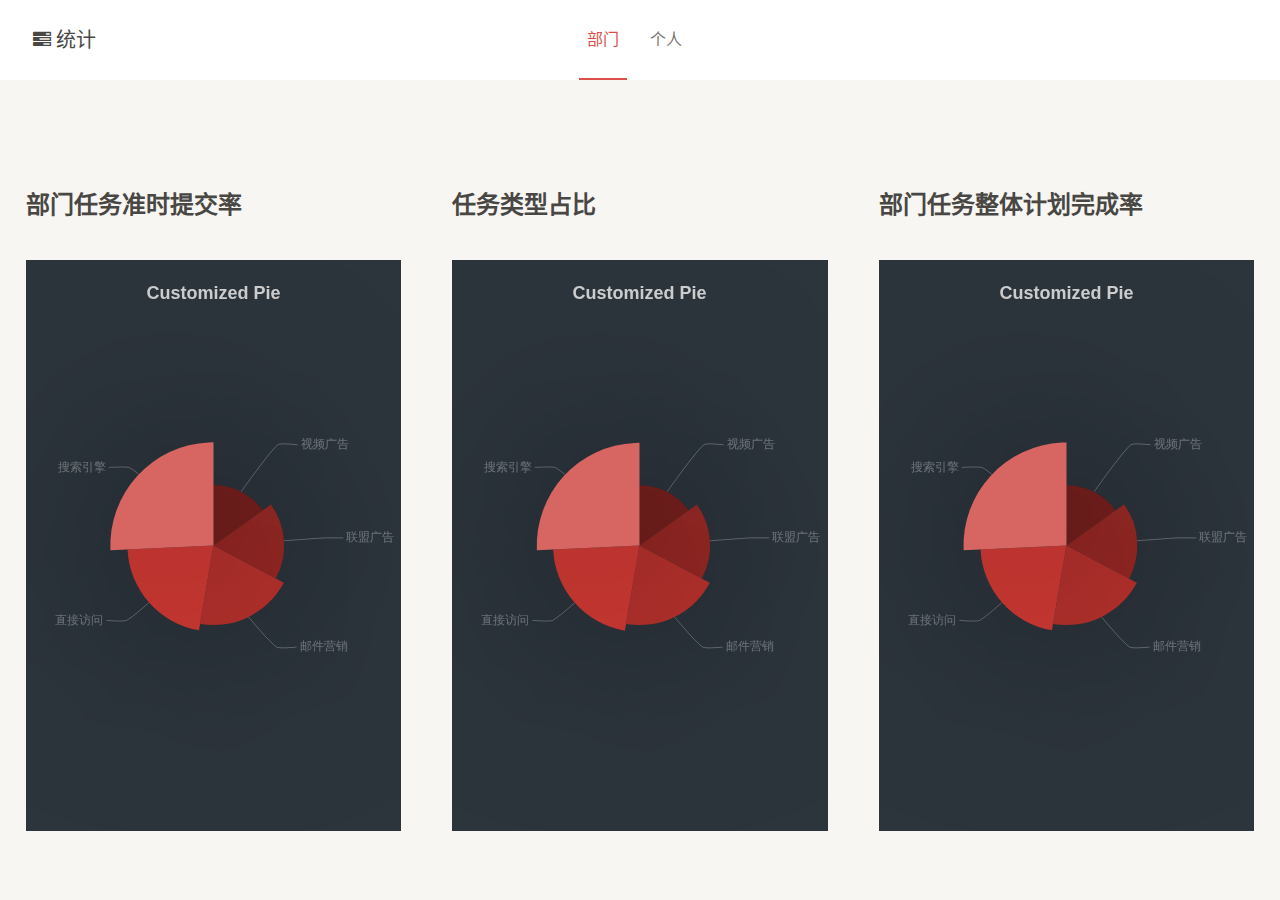
<file: views/statistics.html>
<!DOCTYPE html>
<html lang="zh-CN">
<head>
	<meta http-equiv="Content-Type" content="text/html;charset=UTF-8">
    <meta http-equiv="X-UA-Compatible" content="IE=edge">
	<meta name="viewport" content="width=device-width, initial-scale=1, maximum-scale=1">
	<title>任务管理平台</title>
	<script type="text/javascript" src="../js/jquery-1.8.js"></script>
	<script type="text/javascript" src="../js/jquery.ui.core.js"></script>
	<script type="text/javascript" src="../js/jquery.ui.widget.js"></script>
	<script type="text/javascript" src="../js/jquery.ui.datepicker.js"></script>
	<script type="text/javascript" src="../js/jquery.ui.datepicker-zh-CN.js"></script>
	<script type="text/javascript" src="../js/common.js"></script>
	<script type="text/javascript" src="../js/echarts/echarts.js"></script>
	<script type="text/javascript" src="../js/views/statistics.js"></script>
	<link href="../css/bootstrap.css" rel="stylesheet">
	<link href="../css/font-awesome.css" rel="stylesheet">
	<link href="../css/base/jquery.ui.all.css" rel="stylesheet">
	<link href="../css/common.css" type="text/css" rel="stylesheet">
	<link href="../css/views/statistics.css" type="text/css" rel="stylesheet">
</head>
<body>
	<div class="business-module" id="statistics">  <!-- 我的——任务（日报） -->
		<div class="module-header">  <!-- 页面头部 -->
			<h2><i class="icon-tasks"></i>统计</h2>
			<div class="nav_tab">
				<ul>
					<li class="active">部门</li>
					<li>个人</li>
					<div class="clear"></div>
				</ul>
			</div>
		</div>
		<div class="module-content" id="department">   <!-- 页面业务主体-部门 -->
			<div class="dept-panel">
				<div class="select-panel">
					
				</div>
				<div class="dept-report">
					<h1>部门任务准时提交率</h1>
					<div id="main1" class="echarts-panel"></div>
				</div>
				<div class="dept-report">
					<h1>任务类型占比</h1>
					<div id="main2" class="echarts-panel"></div>
				</div>
				<div class="dept-report">
					<h1>部门任务整体计划完成率</h1>
					<div id="main3" class="echarts-panel"></div>
				</div>
			</div>
		</div>
		<div class="module-content" id="personal" style="display: none">    <!-- 页面业务主体-个人 -->
			<div class="report-panel personal-panel">
				<div class="week-report this-week-report">    <!-- 本周周报 -->
					<h1>提交率个人排名</h1>
					<div class="personal-report">
						<div class="report-item">
							<div class="rank">名次</div>
							<div class="name">姓名</div>
							<div class="percent">比例</div>
							<div class="clear"></div>
						</div>

						<div class="report-item">
							<div class="rank">1</div>
							<div class="name">王峥睿</div>
							<div class="percent">100%</div>
							<div class="clear"></div>
						</div>
					</div>
					<div class="page-btn">
						<div class="page-up"><div class="logo" id="page-up-logo">←</div></div>
						<div class="page-down"><div class="logo" id="page-down-logo">→</div></div>
					</div>
				</div>
				<div class="week-report next-week-report">    <!-- 下周周报 -->
					<h1>完成率个人排名</h1>
					<div class="personal-report">
						<div class="report-item">
							<div class="rank">名次</div>
							<div class="name">姓名</div>
							<div class="percent">比例</div>
							<div class="clear"></div>
						</div>

						<div class="report-item">
							<div class="rank">1</div>
							<div class="name">王峥睿</div>
							<div class="percent">100%</div>
							<div class="clear"></div>
						</div>
					</div>
				</div>
			</div>
			
		</div>
	</div>
</body>
</html>
</file>
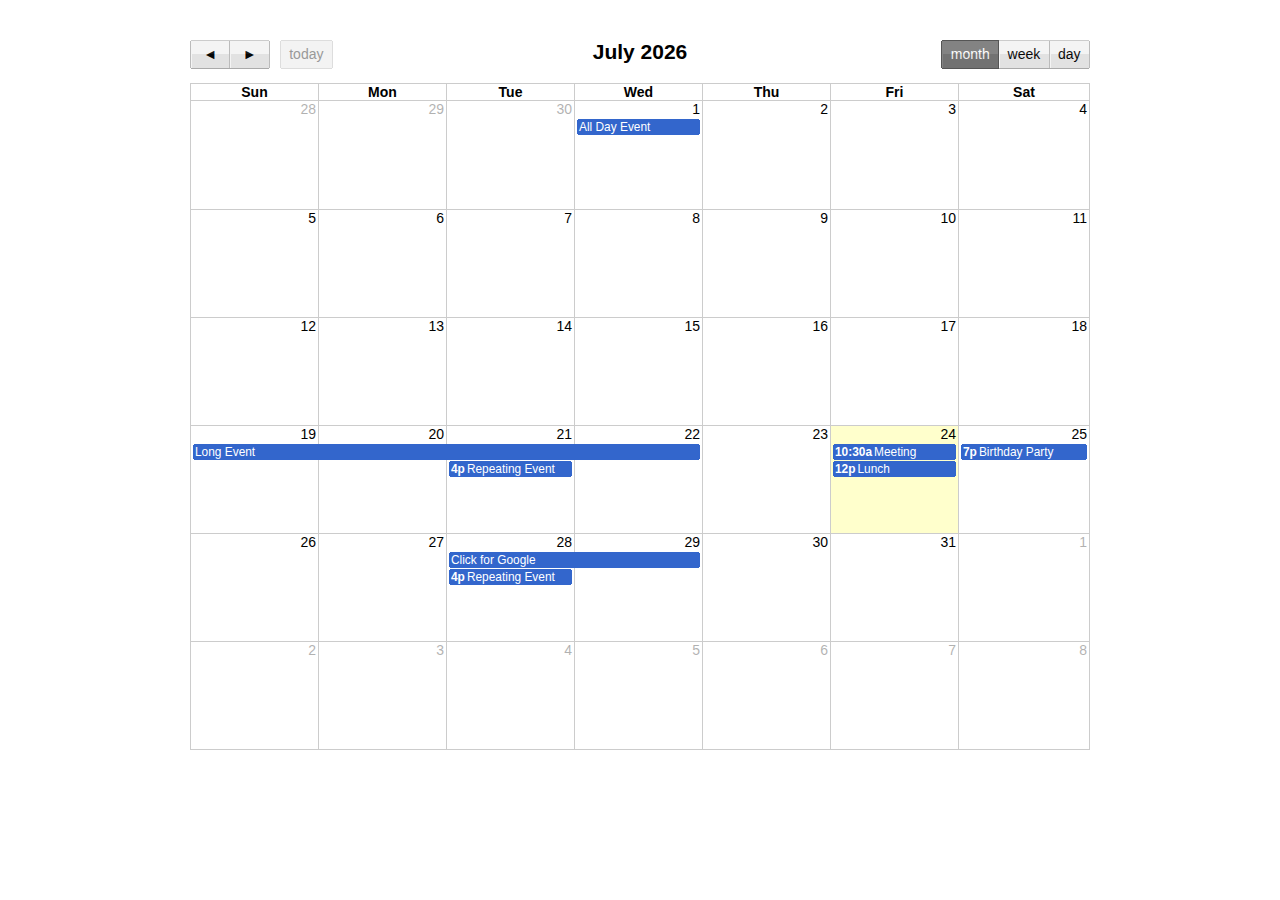
<file: js/fullcalendar/demos/agenda-views.html>
<!DOCTYPE html PUBLIC "-//W3C//DTD XHTML 1.0 Strict//EN" "http://www.w3.org/TR/xhtml1/DTD/xhtml1-strict.dtd">
<html>
<head>
<script type='text/javascript' src='../src/_loader.js'></script>
<!--[[
<link rel='stylesheet' type='text/css' href='../fullcalendar/fullcalendar.css' />
<link rel='stylesheet' type='text/css' href='../fullcalendar/fullcalendar.print.css' media='print' />
<script type='text/javascript' src='../jquery/jquery.js'></script>
<script type='text/javascript' src='../jquery/jquery-ui.js'></script>
<script type='text/javascript' src='../fullcalendar/fullcalendar.min.js'></script>
]]-->
<script type='text/javascript'>

	$(document).ready(function() {
	
		var date = new Date();
		var d = date.getDate();
		var m = date.getMonth();
		var y = date.getFullYear();
		
		$('#calendar').fullCalendar({
			header: {
				left: 'prev,next today',
				center: 'title',
				right: 'month,agendaWeek,agendaDay'
			},
			editable: true,
			events: [
				{
					title: 'All Day Event',
					start: new Date(y, m, 1)
				},
				{
					title: 'Long Event',
					start: new Date(y, m, d-5),
					end: new Date(y, m, d-2)
				},
				{
					id: 999,
					title: 'Repeating Event',
					start: new Date(y, m, d-3, 16, 0),
					allDay: false
				},
				{
					id: 999,
					title: 'Repeating Event',
					start: new Date(y, m, d+4, 16, 0),
					allDay: false
				},
				{
					title: 'Meeting',
					start: new Date(y, m, d, 10, 30),
					allDay: false
				},
				{
					title: 'Lunch',
					start: new Date(y, m, d, 12, 0),
					end: new Date(y, m, d, 14, 0),
					allDay: false
				},
				{
					title: 'Birthday Party',
					start: new Date(y, m, d+1, 19, 0),
					end: new Date(y, m, d+1, 22, 30),
					allDay: false
				},
				{
					title: 'Click for Google',
					start: new Date(y, m, 28),
					end: new Date(y, m, 29),
					url: 'http://google.com/'
				}
			]
		});
		
	});

</script>
<style type='text/css'>

	body {
		margin-top: 40px;
		text-align: center;
		font-size: 14px;
		font-family: "Lucida Grande",Helvetica,Arial,Verdana,sans-serif;
		}

	#calendar {
		width: 900px;
		margin: 0 auto;
		}

</style>
</head>
<body>
<div id='calendar'></div>
</body>
</html>
</file>
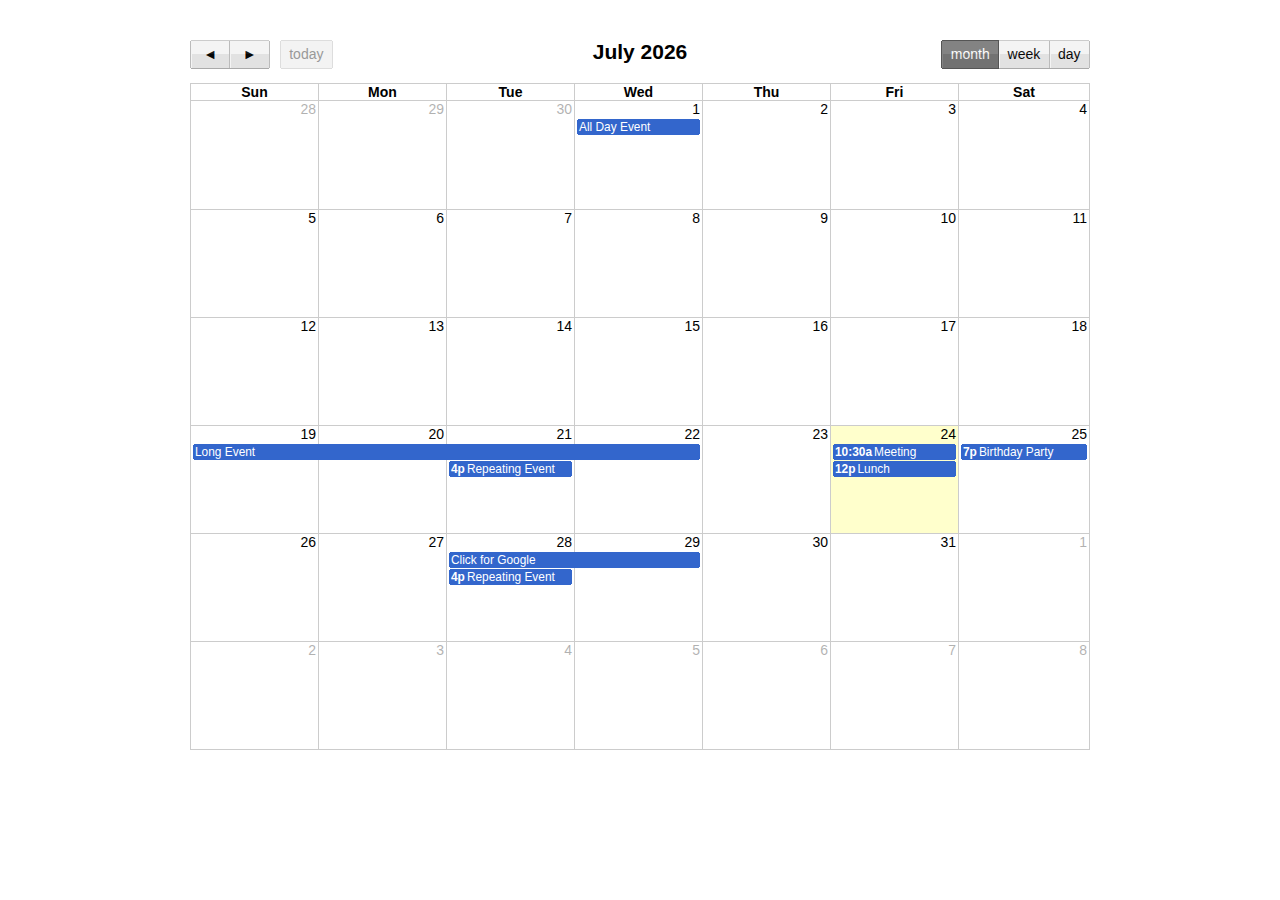
<file: js/fullcalendar/demos/basic-views.html>
<!DOCTYPE html PUBLIC "-//W3C//DTD XHTML 1.0 Strict//EN" "http://www.w3.org/TR/xhtml1/DTD/xhtml1-strict.dtd">
<html>
<head>
<script type='text/javascript' src='../src/_loader.js'></script>
<!--[[
<link rel='stylesheet' type='text/css' href='../fullcalendar/fullcalendar.css' />
<link rel='stylesheet' type='text/css' href='../fullcalendar/fullcalendar.print.css' media='print' />
<script type='text/javascript' src='../jquery/jquery.js'></script>
<script type='text/javascript' src='../jquery/jquery-ui.js'></script>
<script type='text/javascript' src='../fullcalendar/fullcalendar.min.js'></script>
]]-->
<script type='text/javascript'>

	$(document).ready(function() {
	
		var date = new Date();
		var d = date.getDate();
		var m = date.getMonth();
		var y = date.getFullYear();
		
		$('#calendar').fullCalendar({
			header: {
				left: 'prev,next today',
				center: 'title',
				right: 'month,basicWeek,basicDay'
			},
			editable: true,
			events: [
				{
					title: 'All Day Event',
					start: new Date(y, m, 1)
				},
				{
					title: 'Long Event',
					start: new Date(y, m, d-5),
					end: new Date(y, m, d-2)
				},
				{
					id: 999,
					title: 'Repeating Event',
					start: new Date(y, m, d-3, 16, 0),
					allDay: false
				},
				{
					id: 999,
					title: 'Repeating Event',
					start: new Date(y, m, d+4, 16, 0),
					allDay: false
				},
				{
					title: 'Meeting',
					start: new Date(y, m, d, 10, 30),
					allDay: false
				},
				{
					title: 'Lunch',
					start: new Date(y, m, d, 12, 0),
					end: new Date(y, m, d, 14, 0),
					allDay: false
				},
				{
					title: 'Birthday Party',
					start: new Date(y, m, d+1, 19, 0),
					end: new Date(y, m, d+1, 22, 30),
					allDay: false
				},
				{
					title: 'Click for Google',
					start: new Date(y, m, 28),
					end: new Date(y, m, 29),
					url: 'http://google.com/'
				}
			]
		});
		
	});

</script>
<style type='text/css'>

	body {
		margin-top: 40px;
		text-align: center;
		font-size: 14px;
		font-family: "Lucida Grande",Helvetica,Arial,Verdana,sans-serif;
		}

	#calendar {
		width: 900px;
		margin: 0 auto;
		}

</style>
</head>
<body>
<div id='calendar'></div>
</body>
</html>
</file>
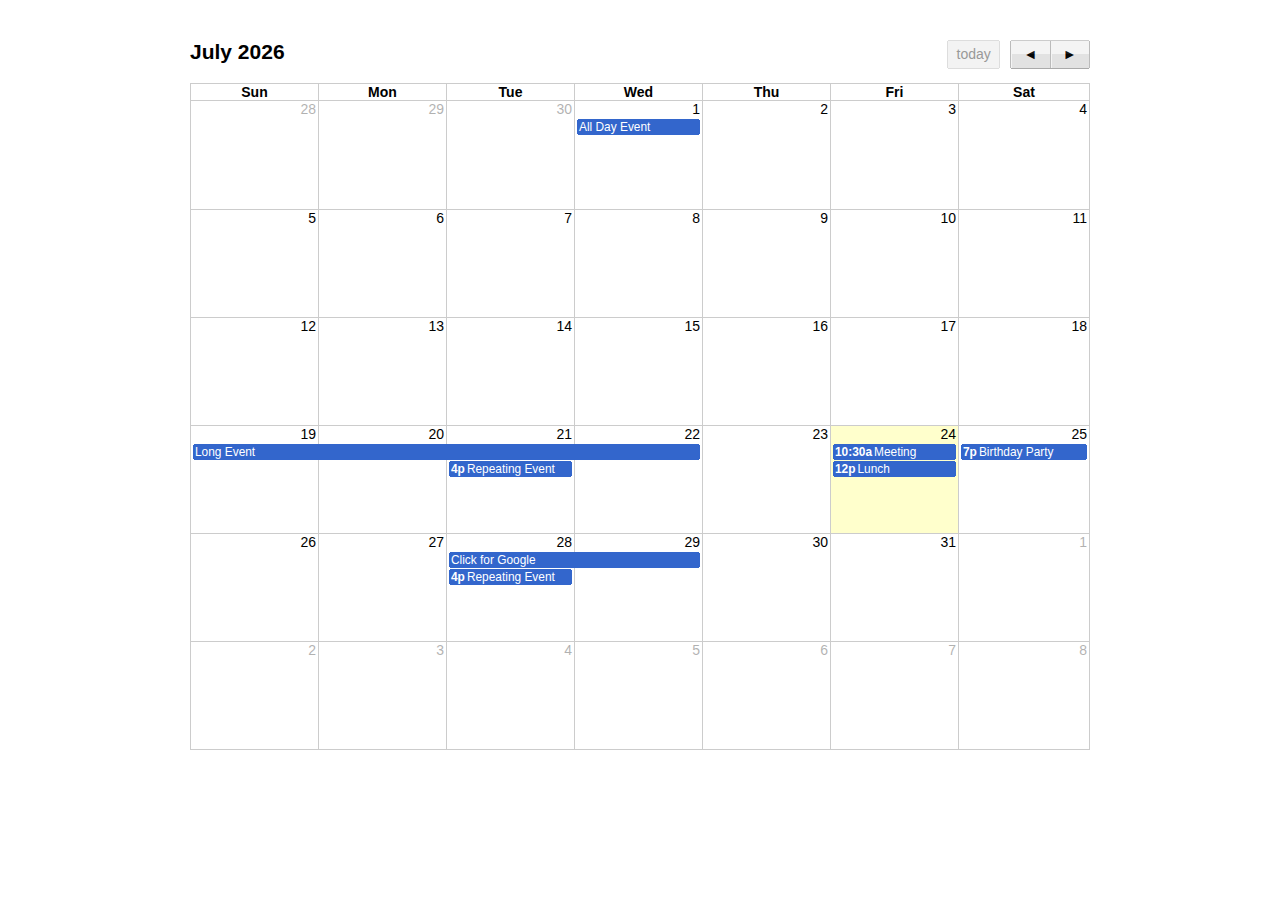
<file: js/fullcalendar/demos/default.html>
<!DOCTYPE html PUBLIC "-//W3C//DTD XHTML 1.0 Strict//EN" "http://www.w3.org/TR/xhtml1/DTD/xhtml1-strict.dtd">
<html>
<head>
<script type='text/javascript' src='../src/_loader.js'></script>
<!--[[
<link rel='stylesheet' type='text/css' href='../fullcalendar/fullcalendar.css' />
<link rel='stylesheet' type='text/css' href='../fullcalendar/fullcalendar.print.css' media='print' />
<script type='text/javascript' src='../jquery/jquery.js'></script>
<script type='text/javascript' src='../jquery/jquery-ui.js'></script>
<script type='text/javascript' src='../fullcalendar/fullcalendar.min.js'></script>
]]-->
<script type='text/javascript'>

	$(document).ready(function() {
	
		var date = new Date();
		var d = date.getDate();
		var m = date.getMonth();
		var y = date.getFullYear();
		
		$('#calendar').fullCalendar({
			editable: true,
			events: [
				{
					title: 'All Day Event',
					start: new Date(y, m, 1)
				},
				{
					title: 'Long Event',
					start: new Date(y, m, d-5),
					end: new Date(y, m, d-2)
				},
				{
					id: 999,
					title: 'Repeating Event',
					start: new Date(y, m, d-3, 16, 0),
					allDay: false
				},
				{
					id: 999,
					title: 'Repeating Event',
					start: new Date(y, m, d+4, 16, 0),
					allDay: false
				},
				{
					title: 'Meeting',
					start: new Date(y, m, d, 10, 30),
					allDay: false
				},
				{
					title: 'Lunch',
					start: new Date(y, m, d, 12, 0),
					end: new Date(y, m, d, 14, 0),
					allDay: false
				},
				{
					title: 'Birthday Party',
					start: new Date(y, m, d+1, 19, 0),
					end: new Date(y, m, d+1, 22, 30),
					allDay: false
				},
				{
					title: 'Click for Google',
					start: new Date(y, m, 28),
					end: new Date(y, m, 29),
					url: 'http://google.com/'
				}
			]
		});
		
	});

</script>
<style type='text/css'>

	body {
		margin-top: 40px;
		text-align: center;
		font-size: 14px;
		font-family: "Lucida Grande",Helvetica,Arial,Verdana,sans-serif;
		}

	#calendar {
		width: 900px;
		margin: 0 auto;
		}

</style>
</head>
<body>
<div id='calendar'></div>
</body>
</html>
</file>
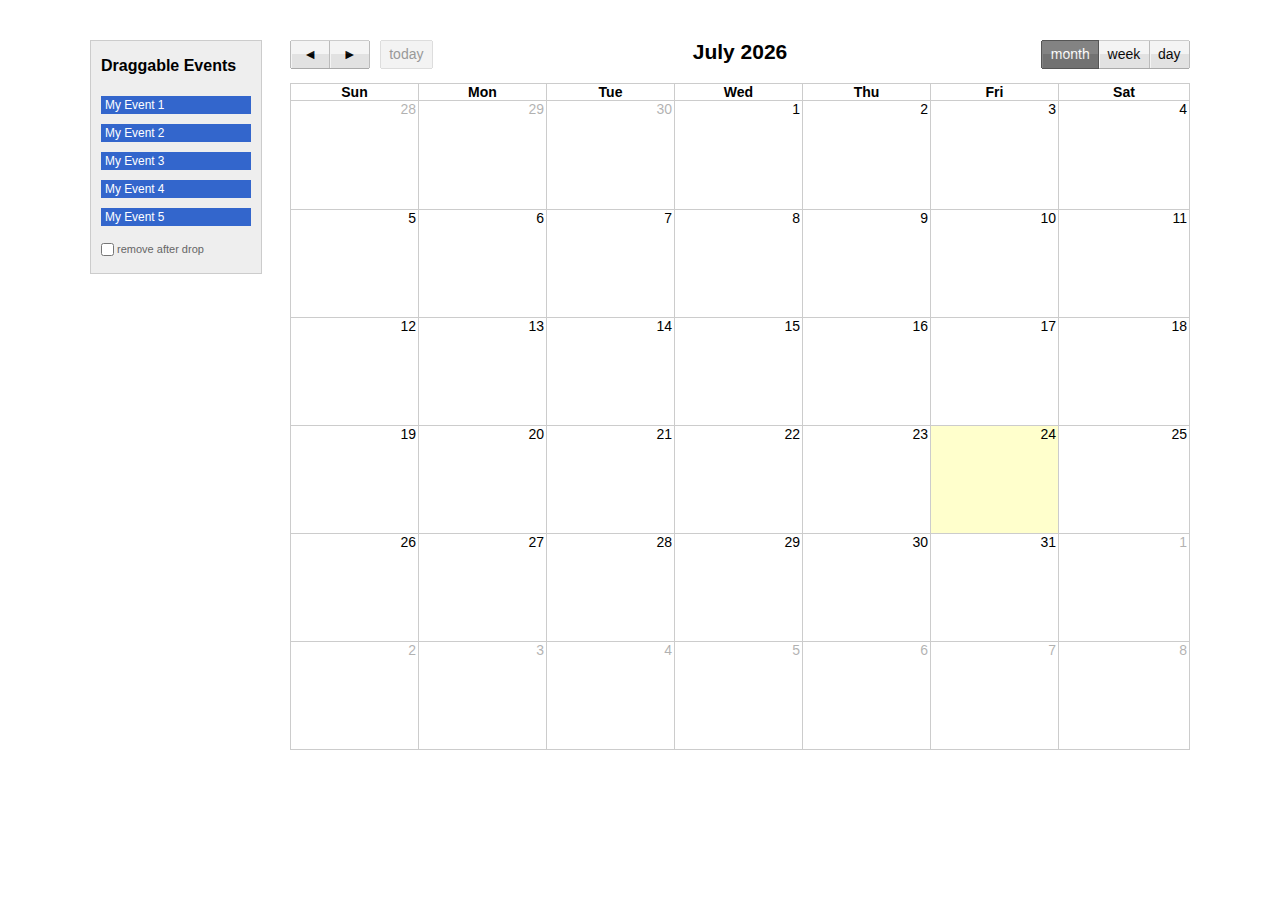
<file: js/fullcalendar/demos/external-dragging.html>
<!DOCTYPE html PUBLIC "-//W3C//DTD XHTML 1.0 Strict//EN" "http://www.w3.org/TR/xhtml1/DTD/xhtml1-strict.dtd">
<html>
<head>
<script type='text/javascript' src='../src/_loader.js'></script>
<!--[[
<link rel='stylesheet' type='text/css' href='../fullcalendar/fullcalendar.css' />
<link rel='stylesheet' type='text/css' href='../fullcalendar/fullcalendar.print.css' media='print' />
<script type='text/javascript' src='../jquery/jquery.js'></script>
<script type='text/javascript' src='../jquery/jquery-ui.js'></script>
<script type='text/javascript' src='../fullcalendar/fullcalendar.min.js'></script>
]]-->
<script type='text/javascript'>

	$(document).ready(function() {
	
	
		/* initialize the external events
		-----------------------------------------------------------------*/
	
		$('#external-events div.external-event').each(function() {
		
			// create an Event Object (http://arshaw.com/fullcalendar/docs/event_data/Event_Object/)
			// it doesn't need to have a start or end
			var eventObject = {
				title: $.trim($(this).text()) // use the element's text as the event title
			};
			
			// store the Event Object in the DOM element so we can get to it later
			$(this).data('eventObject', eventObject);
			
			// make the event draggable using jQuery UI
			$(this).draggable({
				zIndex: 999,
				revert: true,      // will cause the event to go back to its
				revertDuration: 0  //  original position after the drag
			});
			
		});
	
	
		/* initialize the calendar
		-----------------------------------------------------------------*/
		
		$('#calendar').fullCalendar({
			header: {
				left: 'prev,next today',
				center: 'title',
				right: 'month,agendaWeek,agendaDay'
			},
			editable: true,
			droppable: true, // this allows things to be dropped onto the calendar !!!
			drop: function(date, allDay) { // this function is called when something is dropped
			
				// retrieve the dropped element's stored Event Object
				var originalEventObject = $(this).data('eventObject');
				
				// we need to copy it, so that multiple events don't have a reference to the same object
				var copiedEventObject = $.extend({}, originalEventObject);
				
				// assign it the date that was reported
				copiedEventObject.start = date;
				copiedEventObject.allDay = allDay;
				
				// render the event on the calendar
				// the last `true` argument determines if the event "sticks" (http://arshaw.com/fullcalendar/docs/event_rendering/renderEvent/)
				$('#calendar').fullCalendar('renderEvent', copiedEventObject, true);
				
				// is the "remove after drop" checkbox checked?
				if ($('#drop-remove').is(':checked')) {
					// if so, remove the element from the "Draggable Events" list
					$(this).remove();
				}
				
			}
		});
		
		
	});

</script>
<style type='text/css'>

	body {
		margin-top: 40px;
		text-align: center;
		font-size: 14px;
		font-family: "Lucida Grande",Helvetica,Arial,Verdana,sans-serif;
		}
		
	#wrap {
		width: 1100px;
		margin: 0 auto;
		}
		
	#external-events {
		float: left;
		width: 150px;
		padding: 0 10px;
		border: 1px solid #ccc;
		background: #eee;
		text-align: left;
		}
		
	#external-events h4 {
		font-size: 16px;
		margin-top: 0;
		padding-top: 1em;
		}
		
	.external-event { /* try to mimick the look of a real event */
		margin: 10px 0;
		padding: 2px 4px;
		background: #3366CC;
		color: #fff;
		font-size: .85em;
		cursor: pointer;
		}
		
	#external-events p {
		margin: 1.5em 0;
		font-size: 11px;
		color: #666;
		}
		
	#external-events p input {
		margin: 0;
		vertical-align: middle;
		}

	#calendar {
		float: right;
		width: 900px;
		}

</style>
</head>
<body>
<div id='wrap'>

<div id='external-events'>
<h4>Draggable Events</h4>
<div class='external-event'>My Event 1</div>
<div class='external-event'>My Event 2</div>
<div class='external-event'>My Event 3</div>
<div class='external-event'>My Event 4</div>
<div class='external-event'>My Event 5</div>
<p>
<input type='checkbox' id='drop-remove' /> <label for='drop-remove'>remove after drop</label>
</p>
</div>

<div id='calendar'></div>

<div style='clear:both'></div>
</div>
</body>
</html>
</file>
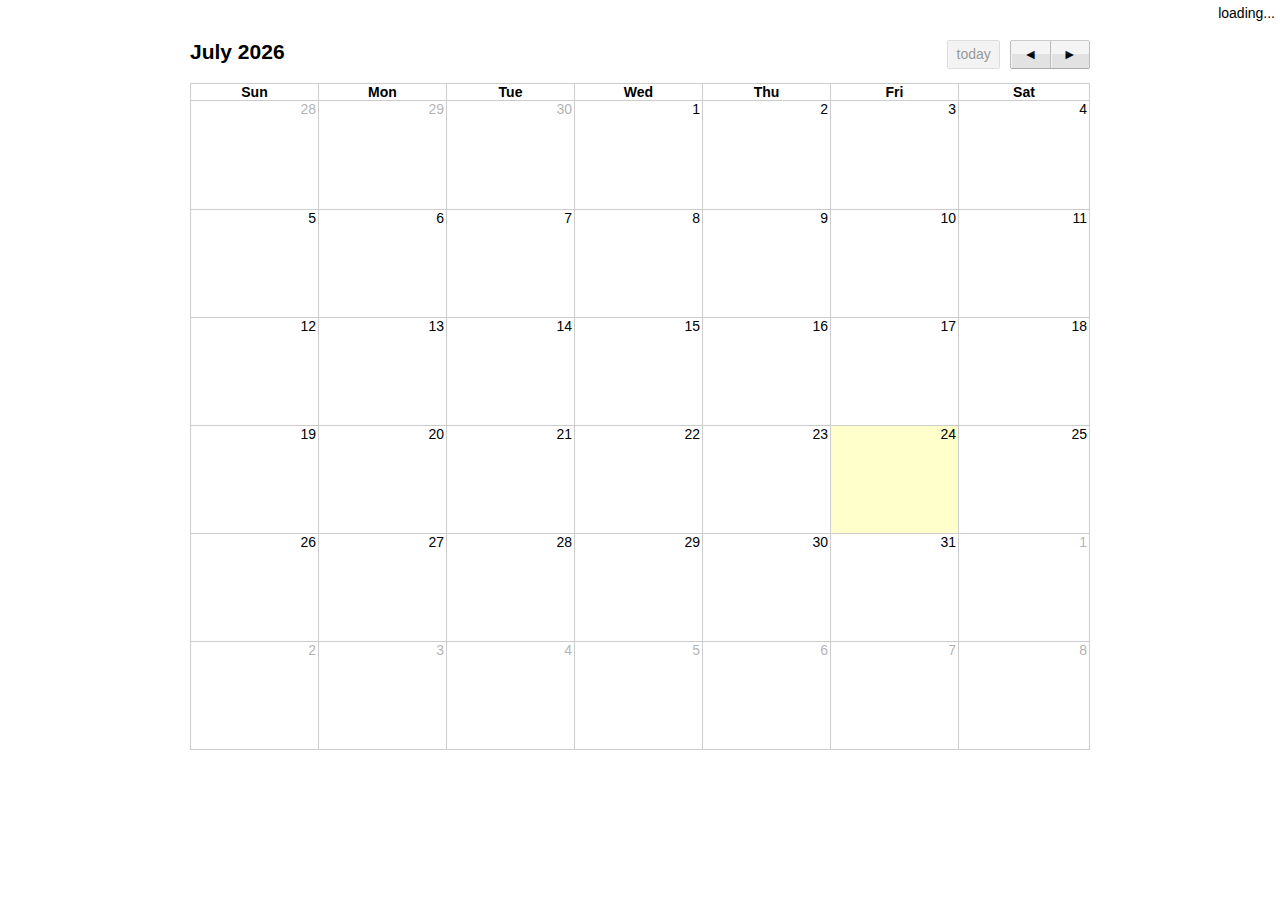
<file: js/fullcalendar/demos/gcal.html>
<!DOCTYPE html PUBLIC "-//W3C//DTD XHTML 1.0 Strict//EN" "http://www.w3.org/TR/xhtml1/DTD/xhtml1-strict.dtd">
<html>
<head>
<script type='text/javascript' src='../src/_loader.js'></script>
<script type='text/javascript' src='../src/gcal/_loader.js'></script>
<!--[[
<link rel='stylesheet' type='text/css' href='../fullcalendar/fullcalendar.css' />
<link rel='stylesheet' type='text/css' href='../fullcalendar/fullcalendar.print.css' media='print' />
<script type='text/javascript' src='../jquery/jquery.js'></script>
<script type='text/javascript' src='../jquery/jquery-ui.js'></script>
<script type='text/javascript' src='../fullcalendar/fullcalendar.min.js'></script>
<script type='text/javascript' src='../fullcalendar/gcal.js'></script>
]]-->
<script type='text/javascript'>

	$(document).ready(function() {
	
		$('#calendar').fullCalendar({
		
			// US Holidays
			events: 'http://www.google.com/calendar/feeds/usa__en%40holiday.calendar.google.com/public/basic',
			
			eventClick: function(event) {
				// opens events in a popup window
				window.open(event.url, 'gcalevent', 'width=700,height=600');
				return false;
			},
			
			loading: function(bool) {
				if (bool) {
					$('#loading').show();
				}else{
					$('#loading').hide();
				}
			}
			
		});
		
	});

</script>
<style type='text/css'>

	body {
		margin-top: 40px;
		text-align: center;
		font-size: 14px;
		font-family: "Lucida Grande",Helvetica,Arial,Verdana,sans-serif;
		}
		
	#loading {
		position: absolute;
		top: 5px;
		right: 5px;
		}

	#calendar {
		width: 900px;
		margin: 0 auto;
		}

</style>
</head>
<body>
<div id='loading' style='display:none'>loading...</div>
<div id='calendar'></div>
</body>
</html>
</file>
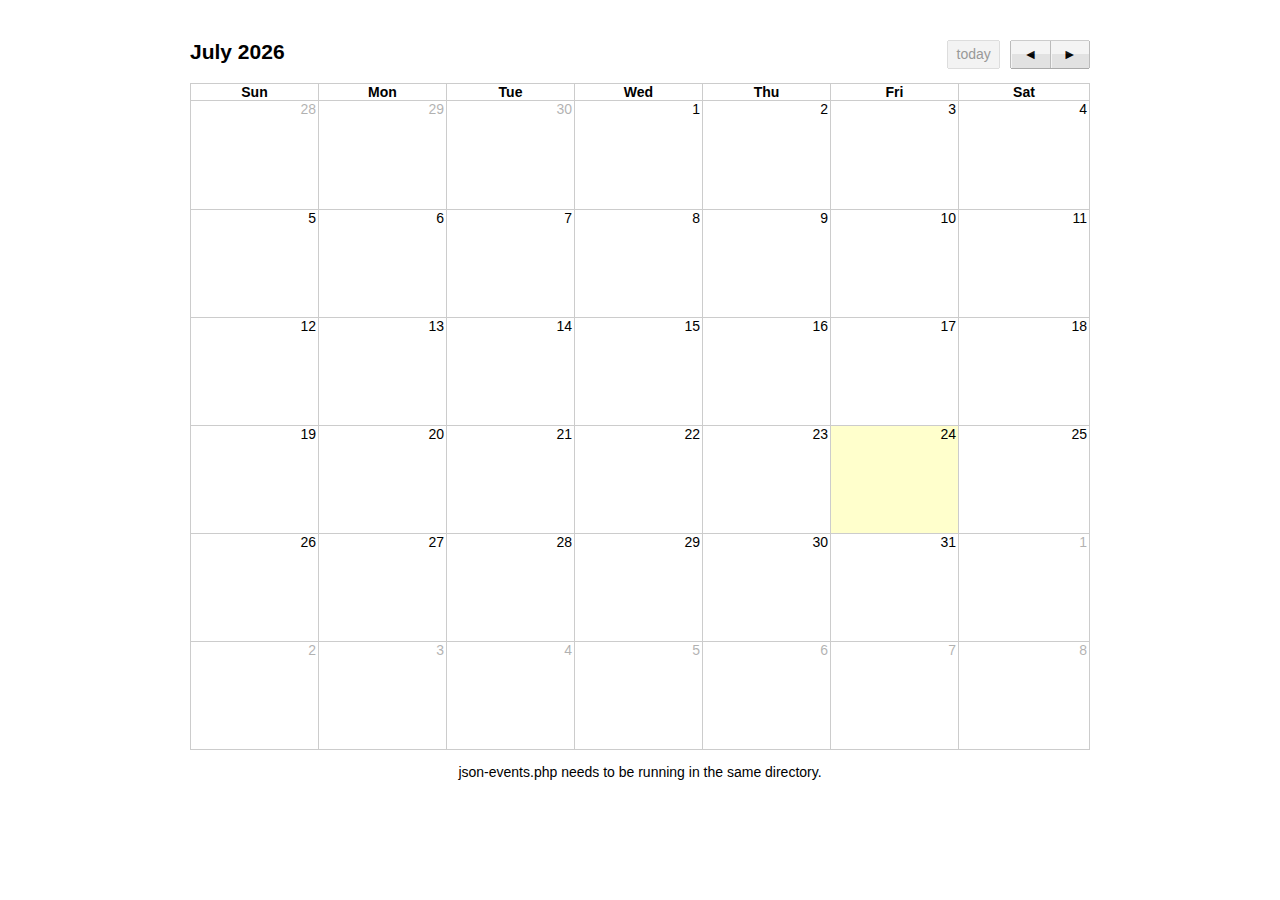
<file: js/fullcalendar/demos/json.html>
<!DOCTYPE html PUBLIC "-//W3C//DTD XHTML 1.0 Strict//EN" "http://www.w3.org/TR/xhtml1/DTD/xhtml1-strict.dtd">
<html>
<head>
<script type='text/javascript' src='../src/_loader.js'></script>
<!--[[
<link rel='stylesheet' type='text/css' href='../fullcalendar/fullcalendar.css' />
<link rel='stylesheet' type='text/css' href='../fullcalendar/fullcalendar.print.css' media='print' />
<script type='text/javascript' src='../jquery/jquery.js'></script>
<script type='text/javascript' src='../jquery/jquery-ui.js'></script>
<script type='text/javascript' src='../fullcalendar/fullcalendar.min.js'></script>
]]-->
<script type='text/javascript'>

	$(document).ready(function() {
	
		$('#calendar').fullCalendar({
		
			editable: true,
			
			events: "json-events.php",
			
			eventDrop: function(event, delta) {
				alert(event.title + ' was moved ' + delta + ' days\n' +
					'(should probably update your database)');
			},
			
			loading: function(bool) {
				if (bool) $('#loading').show();
				else $('#loading').hide();
			}
			
		});
		
	});

</script>
<style type='text/css'>

	body {
		margin-top: 40px;
		text-align: center;
		font-size: 14px;
		font-family: "Lucida Grande",Helvetica,Arial,Verdana,sans-serif;
		}
		
	#loading {
		position: absolute;
		top: 5px;
		right: 5px;
		}

	#calendar {
		width: 900px;
		margin: 0 auto;
		}

</style>
</head>
<body>
<div id='loading' style='display:none'>loading...</div>
<div id='calendar'></div>
<p>json-events.php needs to be running in the same directory.</p>
</body>
</html>
</file>
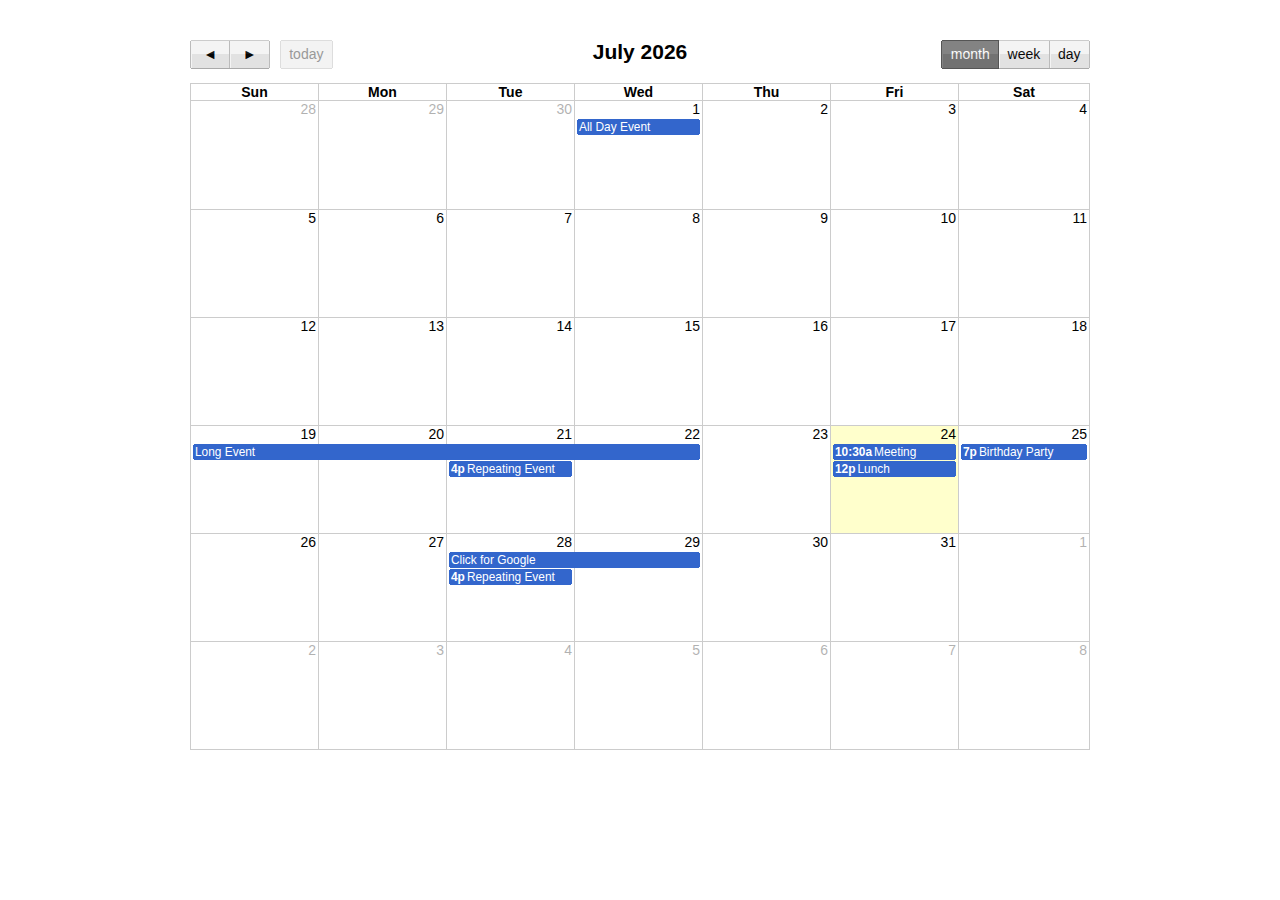
<file: js/fullcalendar/demos/selectable.html>
<!DOCTYPE html PUBLIC "-//W3C//DTD XHTML 1.0 Strict//EN" "http://www.w3.org/TR/xhtml1/DTD/xhtml1-strict.dtd">
<html>
<head>
<script type='text/javascript' src='../src/_loader.js'></script>
<!--[[
<link rel='stylesheet' type='text/css' href='../fullcalendar/fullcalendar.css' />
<link rel='stylesheet' type='text/css' href='../fullcalendar/fullcalendar.print.css' media='print' />
<script type='text/javascript' src='../jquery/jquery.js'></script>
<script type='text/javascript' src='../jquery/jquery-ui.js'></script>
<script type='text/javascript' src='../fullcalendar/fullcalendar.min.js'></script>
]]-->
<script type='text/javascript'>

	$(document).ready(function() {
	
		var date = new Date();
		var d = date.getDate();
		var m = date.getMonth();
		var y = date.getFullYear();
		
		var calendar = $('#calendar').fullCalendar({
			header: {
				left: 'prev,next today',
				center: 'title',
				right: 'month,agendaWeek,agendaDay'
			},
			selectable: true,
			selectHelper: true,
			select: function(start, end, allDay) {
				var title = prompt('Event Title:');
				if (title) {
					calendar.fullCalendar('renderEvent',
						{
							title: title,
							start: start,
							end: end,
							allDay: allDay
						},
						true // make the event "stick"
					);
				}
				calendar.fullCalendar('unselect');
			},
			editable: true,
			events: [
				{
					title: 'All Day Event',
					start: new Date(y, m, 1)
				},
				{
					title: 'Long Event',
					start: new Date(y, m, d-5),
					end: new Date(y, m, d-2)
				},
				{
					id: 999,
					title: 'Repeating Event',
					start: new Date(y, m, d-3, 16, 0),
					allDay: false
				},
				{
					id: 999,
					title: 'Repeating Event',
					start: new Date(y, m, d+4, 16, 0),
					allDay: false
				},
				{
					title: 'Meeting',
					start: new Date(y, m, d, 10, 30),
					allDay: false
				},
				{
					title: 'Lunch',
					start: new Date(y, m, d, 12, 0),
					end: new Date(y, m, d, 14, 0),
					allDay: false
				},
				{
					title: 'Birthday Party',
					start: new Date(y, m, d+1, 19, 0),
					end: new Date(y, m, d+1, 22, 30),
					allDay: false
				},
				{
					title: 'Click for Google',
					start: new Date(y, m, 28),
					end: new Date(y, m, 29),
					url: 'http://google.com/'
				}
			]
		});
		
	});

</script>
<style type='text/css'>

	body {
		margin-top: 40px;
		text-align: center;
		font-size: 14px;
		font-family: "Lucida Grande",Helvetica,Arial,Verdana,sans-serif;
		}

	#calendar {
		width: 900px;
		margin: 0 auto;
		}

</style>
</head>
<body>
<div id='calendar'></div>
</body>
</html>
</file>
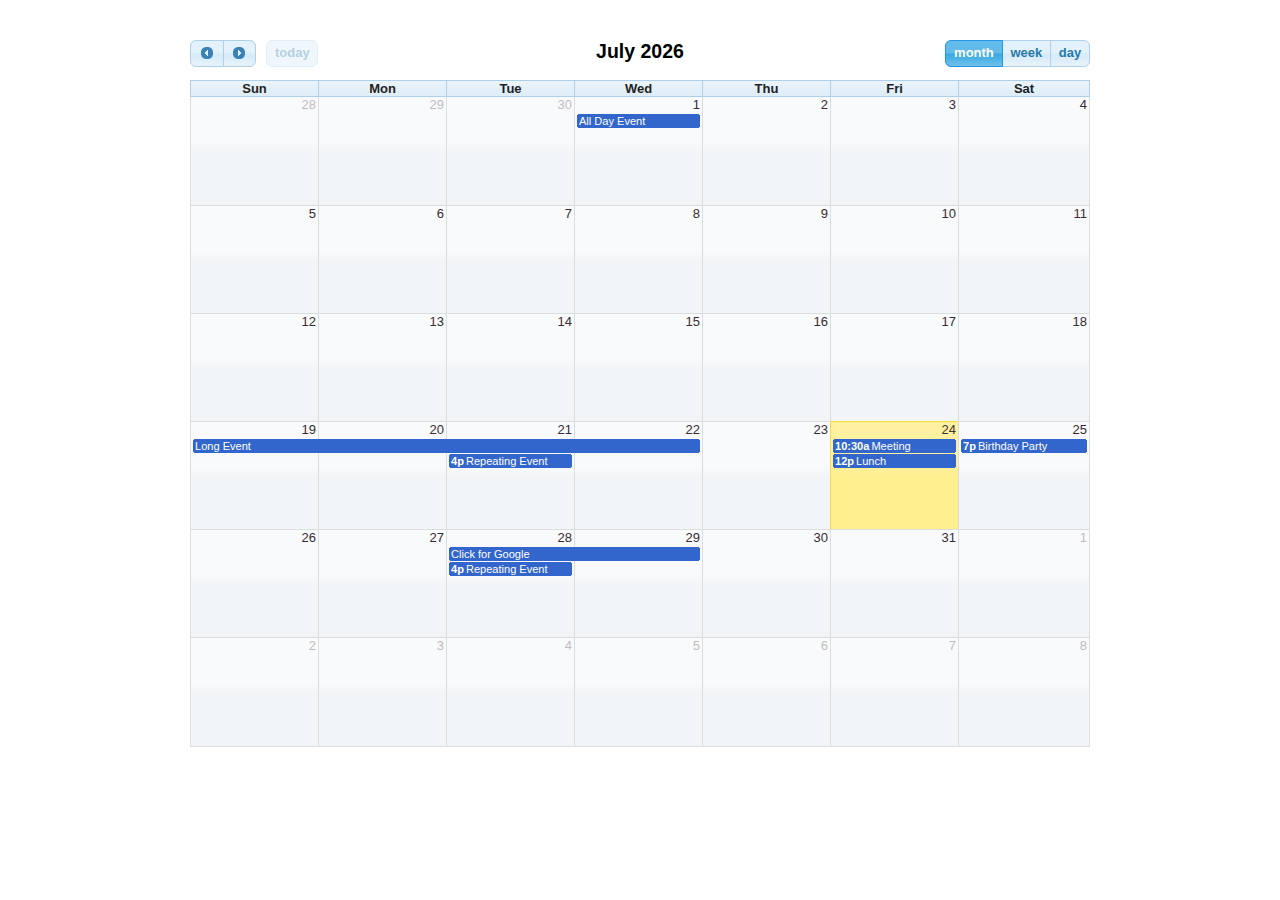
<file: js/fullcalendar/demos/theme.html>
<!DOCTYPE html PUBLIC "-//W3C//DTD XHTML 1.0 Strict//EN" "http://www.w3.org/TR/xhtml1/DTD/xhtml1-strict.dtd">
<html>
<head>
<link rel='stylesheet' type='text/css' href='cupertino/theme.css' />
<script type='text/javascript' src='../src/_loader.js'></script>
<!--[[
<link rel='stylesheet' type='text/css' href='../fullcalendar/fullcalendar.css' />
<link rel='stylesheet' type='text/css' href='../fullcalendar/fullcalendar.print.css' media='print' />
<script type='text/javascript' src='../jquery/jquery.js'></script>
<script type='text/javascript' src='../jquery/jquery-ui.js'></script>
<script type='text/javascript' src='../fullcalendar/fullcalendar.min.js'></script>
]]-->
<script type='text/javascript'>

	$(document).ready(function() {
	
		var date = new Date();
		var d = date.getDate();
		var m = date.getMonth();
		var y = date.getFullYear();
		
		$('#calendar').fullCalendar({
			theme: true,
			header: {
				left: 'prev,next today',
				center: 'title',
				right: 'month,agendaWeek,agendaDay'
			},
			editable: true,
			events: [
				{
					title: 'All Day Event',
					start: new Date(y, m, 1)
				},
				{
					title: 'Long Event',
					start: new Date(y, m, d-5),
					end: new Date(y, m, d-2)
				},
				{
					id: 999,
					title: 'Repeating Event',
					start: new Date(y, m, d-3, 16, 0),
					allDay: false
				},
				{
					id: 999,
					title: 'Repeating Event',
					start: new Date(y, m, d+4, 16, 0),
					allDay: false
				},
				{
					title: 'Meeting',
					start: new Date(y, m, d, 10, 30),
					allDay: false
				},
				{
					title: 'Lunch',
					start: new Date(y, m, d, 12, 0),
					end: new Date(y, m, d, 14, 0),
					allDay: false
				},
				{
					title: 'Birthday Party',
					start: new Date(y, m, d+1, 19, 0),
					end: new Date(y, m, d+1, 22, 30),
					allDay: false
				},
				{
					title: 'Click for Google',
					start: new Date(y, m, 28),
					end: new Date(y, m, 29),
					url: 'http://google.com/'
				}
			]
		});
		
	});

</script>
<style type='text/css'>

	body {
		margin-top: 40px;
		text-align: center;
		font-size: 13px;
		font-family: "Lucida Grande",Helvetica,Arial,Verdana,sans-serif;
		}

	#calendar {
		width: 900px;
		margin: 0 auto;
		}

</style>
</head>
<body>
<div id='calendar'></div>
</body>
</html>
</file>
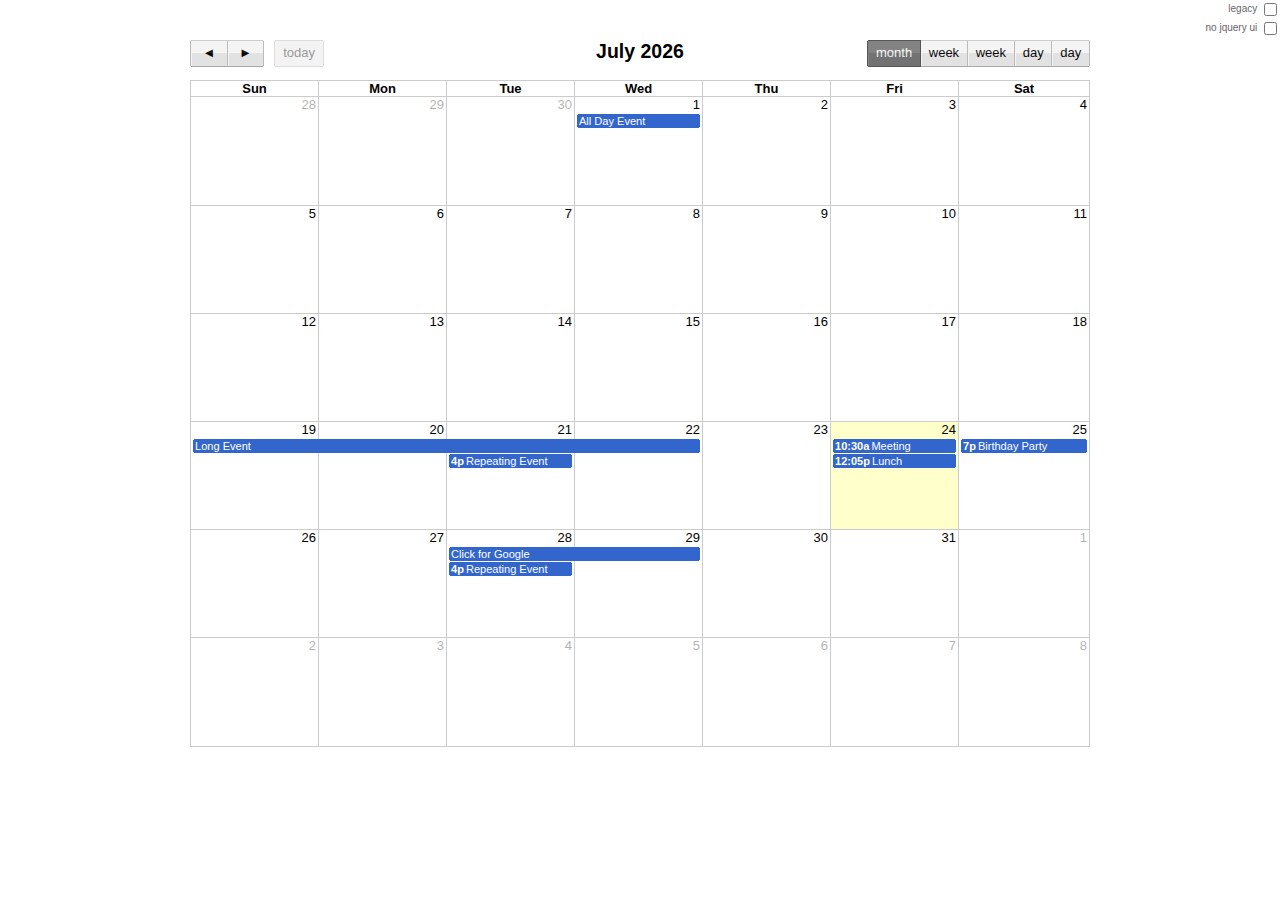
<file: js/fullcalendar/tests/dbclick.html>
<!DOCTYPE html PUBLIC "-//W3C//DTD XHTML 1.0 Strict//EN" "http://www.w3.org/TR/xhtml1/DTD/xhtml1-strict.dtd">
<html>
<head>
<script type='text/javascript' src='../src/_loader.js?debug'></script>
<script type='text/javascript'>

	$(document).ready(function() {
	
		var date = new Date();
		var d = date.getDate();
		var m = date.getMonth();
		var y = date.getFullYear();
		
		$('#calendar').fullCalendar({
			header: {
				left: 'prev,next today',
				center: 'title',
				right: 'month,agendaWeek,basicWeek,agendaDay,basicDay'
			},
			eventRender: function(event, element) {
				element.bind('dblclick', function() {
					alert('double click!');
				});
				// alert shows up in linux chrome, but messes up draggable
			},
			editable: true,
			events: [
				{
					title: 'All Day Event',
					start: new Date(y, m, 1)
				},
				{
					title: 'Long Event',
					start: new Date(y, m, d-5),
					end: new Date(y, m, d-2)
				},
				{
					id: 999,
					title: 'Repeating Event',
					start: new Date(y, m, d-3, 16, 0),
					allDay: false
				},
				{
					id: 999,
					title: 'Repeating Event',
					start: new Date(y, m, d+4, 16, 0),
					allDay: false
				},
				{
					title: 'Meeting',
					start: new Date(y, m, d, 10, 30),
					allDay: false
				},
				{
					title: 'Lunch',
					start: new Date(y, m, d, 12, 5),
					end: new Date(y, m, d, 14, 43),
					allDay: false
				},
				{
					title: 'Birthday Party',
					start: new Date(y, m, d+1, 19, 0),
					end: new Date(y, m, d+1, 22, 30),
					allDay: false
				},
				{
					title: 'Click for Google',
					start: new Date(y, m, 28),
					end: new Date(y, m, 29),
					url: 'http://google.com/'
				}
			]
		});
		
	});

</script>
<style type='text/css'>

	body {
		margin-top: 40px;
		text-align: center;
		font-size: 13px;
		font-family: "Lucida Grande",Helvetica,Arial,Verdana,sans-serif;
		}

	#calendar {
		width: 900px;
		margin: 0 auto;
		}

</style>
</head>
<body>
<div id='calendar'></div>
</body>
</html>
</file>
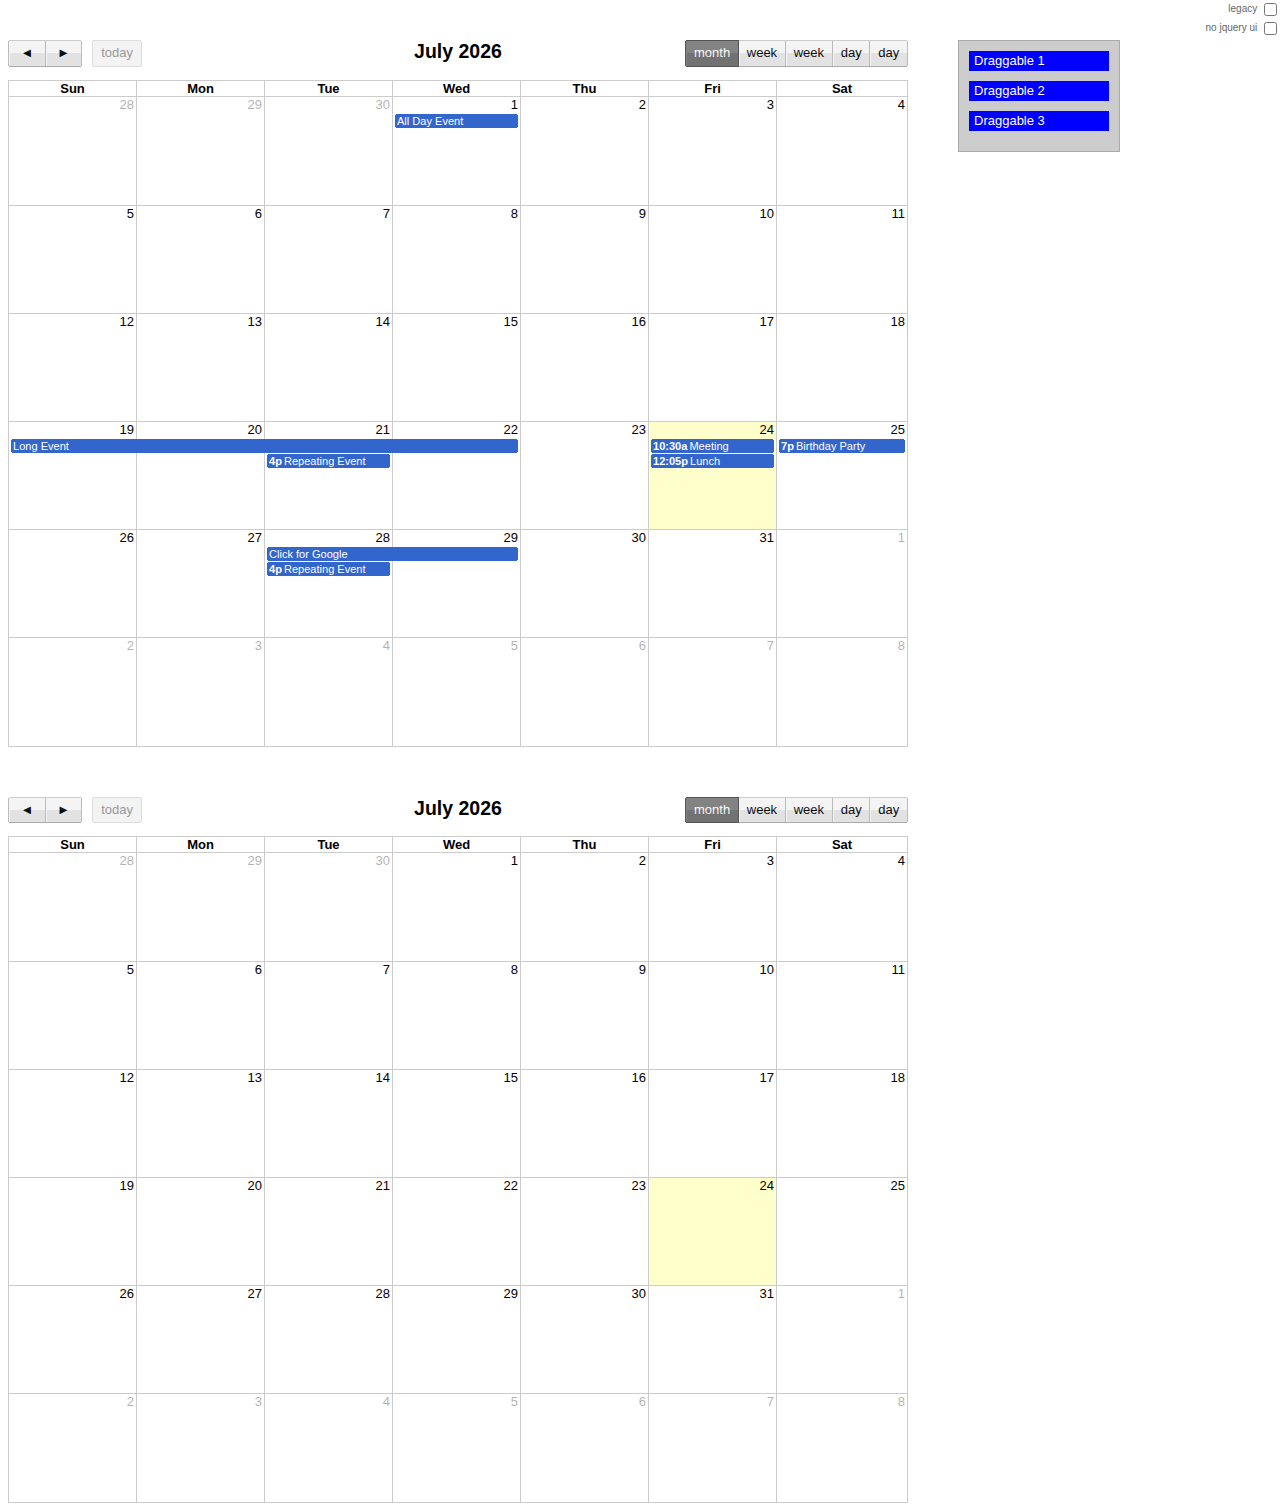
<file: js/fullcalendar/tests/droppable.html>
<!DOCTYPE html PUBLIC "-//W3C//DTD XHTML 1.0 Strict//EN" "http://www.w3.org/TR/xhtml1/DTD/xhtml1-strict.dtd">
<html>
<head>
<script type='text/javascript' src='../src/_loader.js?debug'></script>
<script type='text/javascript'>

	$(document).ready(function() {
	
		var date = new Date();
		var d = date.getDate();
		var m = date.getMonth();
		var y = date.getFullYear();
		
		$('#calendar').fullCalendar({
			
			editable: true,
			droppable: true,
			drop: function(date, allDay, ev) {
				console.log('drop', date, allDay, ev);
			},
			//defaultView: 'agendaWeek',
			
			//firstDay: 1,
			//isRTL: true,
			//minTime: '6:30am',
			
			header: {
				left: 'prev,next today',
				center: 'title',
				right: 'month,agendaWeek,basicWeek,agendaDay,basicDay'
			},
			events: [
				{
					title: 'All Day Event',
					start: new Date(y, m, 1)
				},
				{
					title: 'Long Event',
					start: new Date(y, m, d-5),
					end: new Date(y, m, d-2)
				},
				{
					id: 999,
					title: 'Repeating Event',
					start: new Date(y, m, d-3, 16, 0),
					allDay: false
				},
				{
					id: 999,
					title: 'Repeating Event',
					start: new Date(y, m, d+4, 16, 0),
					allDay: false
				},
				{
					title: 'Meeting',
					start: new Date(y, m, d, 10, 30),
					allDay: false
				},
				{
					title: 'Lunch',
					start: new Date(y, m, d, 12, 5),
					end: new Date(y, m, d, 14, 43),
					allDay: false
				},
				{
					title: 'Birthday Party',
					start: new Date(y, m, d+1, 19, 0),
					end: new Date(y, m, d+1, 22, 30),
					allDay: false
				},
				{
					title: 'Click for Google',
					start: new Date(y, m, 28),
					end: new Date(y, m, 29),
					url: 'http://google.com/'
				}
			]
		});
		
		$('.external-event').draggable({
			revert: true,
			revertDuration: 0,
			zIndex: 999
		});
		
		$('#calendar2').fullCalendar({
			//isRTL: true,
			droppable: true,
			dropAccept: '.for-calendar2',
			/*
			dropAccept: function(e) {
				console.log(e);
				console.log(this);
				return e.text() == 'Draggable 1';
			},
			*/
			drop: function(date, allDay) {
				console.log('drop 2nd calendar', date, allDay);
			},
			header: {
				left: 'prev,next today',
				center: 'title',
				right: 'month,agendaWeek,basicWeek,agendaDay,basicDay'
			}
		});
		
	});

</script>
<style type='text/css'>

	body {
		margin-top: 40px;
		text-align: center;
		font-size: 13px;
		font-family: "Lucida Grande",Helvetica,Arial,Verdana,sans-serif;
		}

	#calendar {
		width: 900px;
		float: left;
		}
		
	#external-events {
		position: relative;
		left: 50px;
		text-align: left;
		float: left;
		width: 140px;
		padding: 10px;
		border: 1px solid #aaa;
		background: #ccc;
		}
		
	.external-event {
		height: 20px;
		line-height: 20px;
		color: #fff;
		background: blue;
		margin-bottom: 10px;
		padding-left: 5px;
		cursor: pointer;
		}
		
	#calendar2 {
		width: 900px;
		margin-top: 50px;
		}

</style>
</head>
<body>
<div id='calendar'></div>
<div id='external-events'>
	<div class='external-event'>Draggable 1</div>
	<div class='external-event'>Draggable 2</div>
	<div class='external-event for-calendar2'>Draggable 3</div>
</div>
<div style='clear:both'></div>
<div id='calendar2'></div>
</body>
</html>
</file>
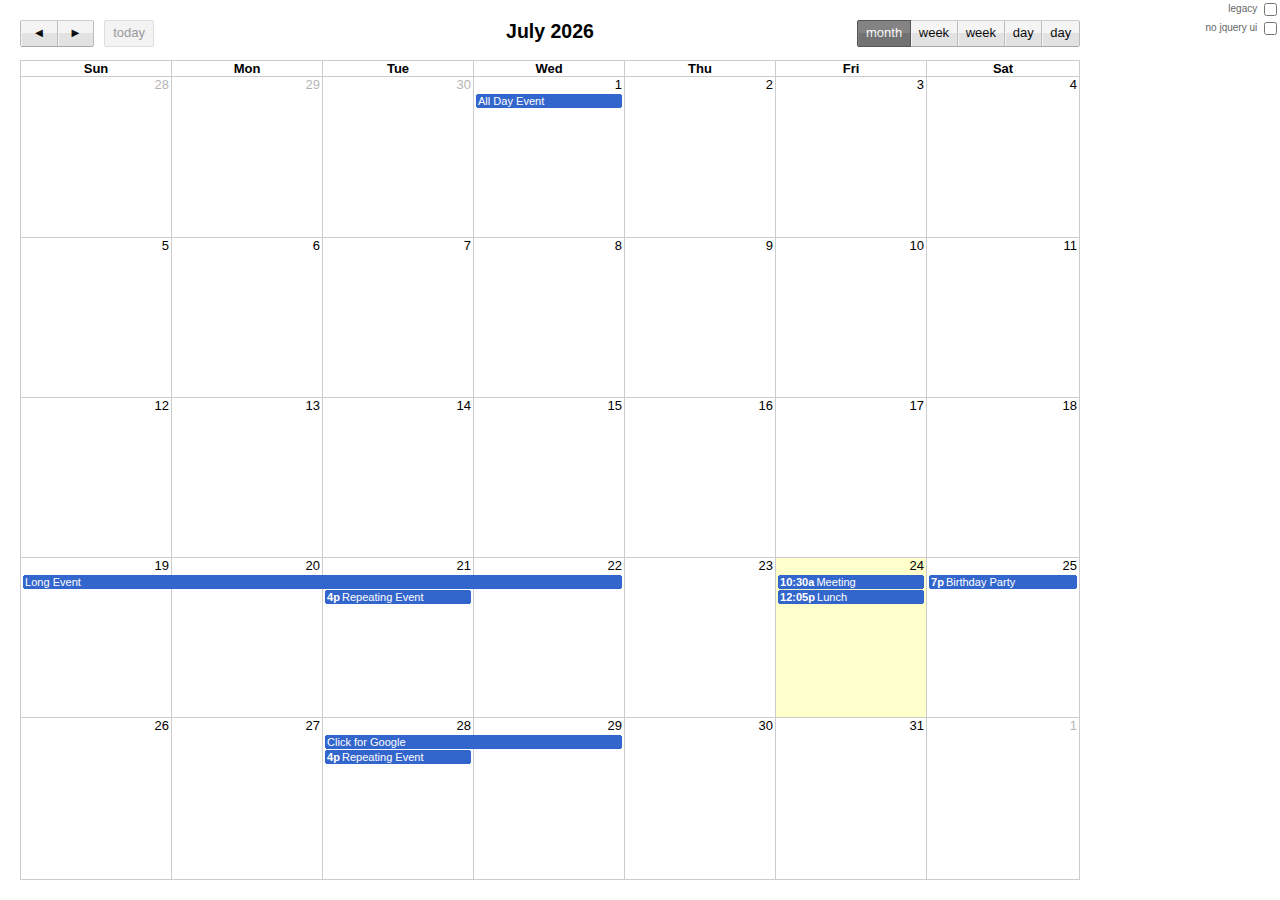
<file: js/fullcalendar/tests/fullheight.html>
<!DOCTYPE html PUBLIC "-//W3C//DTD XHTML 1.0 Strict//EN" "http://www.w3.org/TR/xhtml1/DTD/xhtml1-strict.dtd">
<html>
<head>
<script type='text/javascript' src='../src/_loader.js?debug'></script>
<script type='text/javascript'>

	$(document).ready(function() {
	
		var date = new Date();
		var d = date.getDate();
		var m = date.getMonth();
		var y = date.getFullYear();
		
		$('#calendar').fullCalendar({
			header: {
				left: 'prev,next today',
				center: 'title',
				right: 'month,agendaWeek,basicWeek,agendaDay,basicDay'
			},
			editable: true,
			events: [
				{
					title: 'All Day Event',
					start: new Date(y, m, 1)
				},
				{
					title: 'Long Event',
					start: new Date(y, m, d-5),
					end: new Date(y, m, d-2)
				},
				{
					id: 999,
					title: 'Repeating Event',
					start: new Date(y, m, d-3, 16, 0),
					allDay: false
				},
				{
					id: 999,
					title: 'Repeating Event',
					start: new Date(y, m, d+4, 16, 0),
					allDay: false
				},
				{
					title: 'Meeting',
					start: new Date(y, m, d, 10, 30),
					allDay: false
				},
				{
					title: 'Lunch',
					start: new Date(y, m, d, 12, 5),
					end: new Date(y, m, d, 14, 43),
					allDay: false
				},
				{
					title: 'Birthday Party',
					start: new Date(y, m, d+1, 19, 0),
					end: new Date(y, m, d+1, 22, 30),
					allDay: false
				},
				{
					title: 'Click for Google',
					start: new Date(y, m, 28),
					end: new Date(y, m, 29),
					url: 'http://google.com/'
				}
			],
			weekMode: 'liquid',
			height: calcCalendarHeight()
		});
		
		function calcCalendarHeight() {
			var h = $(window).height() - 40;
			console.log(h);
			return h;
		}
		
		$(window).resize(function() {
			$('#calendar').fullCalendar('option', 'height', calcCalendarHeight());
		});
		
	});

</script>
<style type='text/css'>

	body {
		margin: 20px 200px 20px 20px;
		text-align: center;
		font-size: 13px;
		font-family: "Lucida Grande",Helvetica,Arial,Verdana,sans-serif;
		}

	#calendar {
		width: 100%;
		}

</style>
</head>
<body>
<div id='calendar'></div>
</body>
</html>
</file>
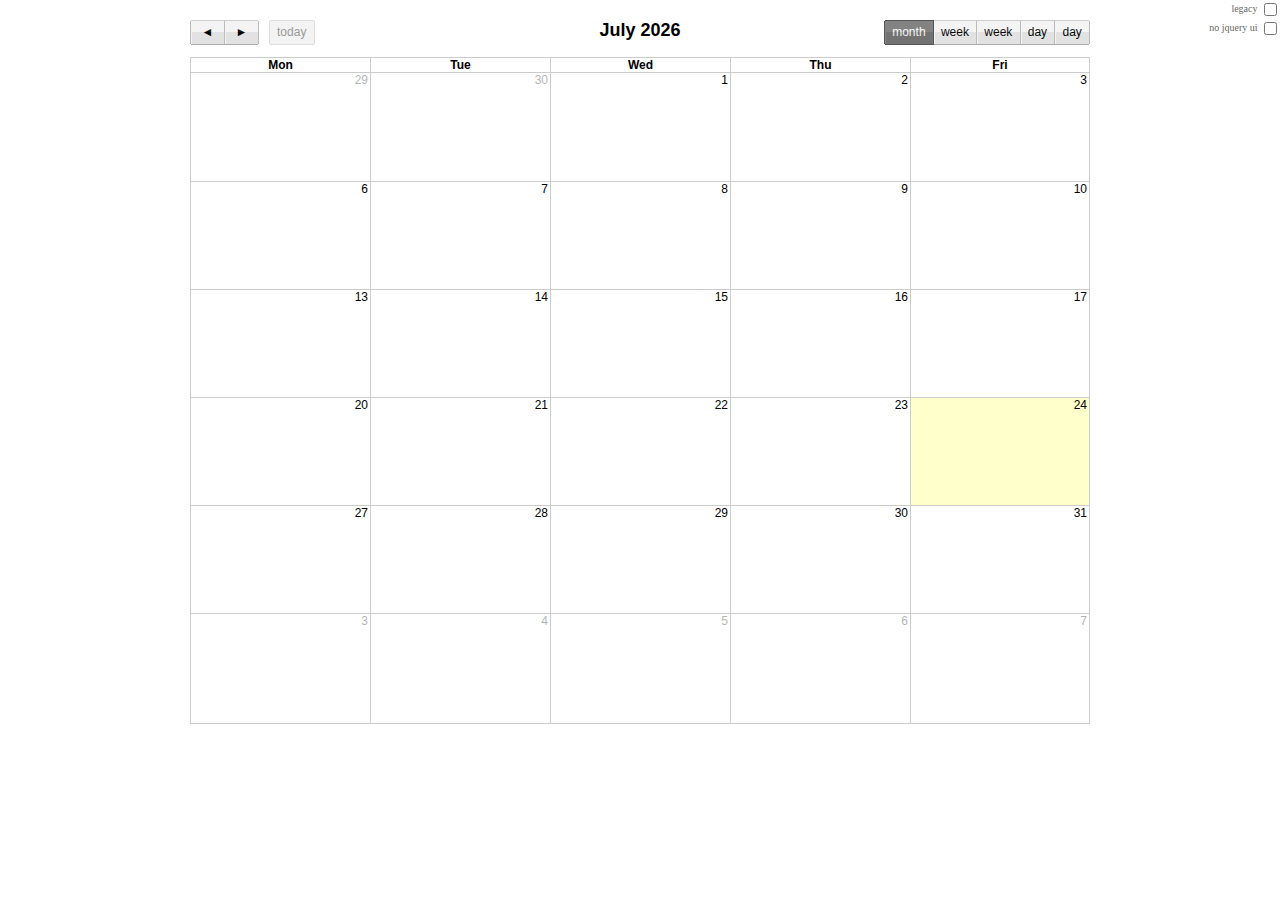
<file: js/fullcalendar/tests/gcal.html>
<!DOCTYPE html PUBLIC "-//W3C//DTD XHTML 1.0 Strict//EN" "http://www.w3.org/TR/xhtml1/DTD/xhtml1-strict.dtd">
<html>
<head>
<script type='text/javascript' src='../src/_loader.js?debug'></script>
<script type='text/javascript' src='../src/gcal/_loader.js'></script>
<script type='text/javascript'>

	$(document).ready(function() {
		$('#calendar').fullCalendar({
			weekends: false,
			header: {
				left: 'prev,next today',
				center: 'title',
				right: 'month,agendaWeek,basicWeek,agendaDay,basicDay'
			},
			//editable: true,
			eventSources: [
				{
					url: "http://www.google.com/calendar/feeds/usa__en%40holiday.calendar.google.com/public/basic",
					editable: true,
					className: 'holiday'
				},
				/*
				$.fullCalendar.gcalFeed(
					"http://www.google.com/calendar/feeds/usa__en%40holiday.calendar.google.com/public/basic",
					{
						editable: true,
						className: 'holiday'
					}
				),
				*/
				{
					url: "https://www.google.com/calendar/feeds/ht3jlfaac5lfd6263ulfh4tql8%40group.calendar.google.com/public/basic",
					currentTimezone: 'America/Edmonton', // 'America/Los_Angeles' 'America/Los Angeles'
					editable: true
				}
			],
			eventClick: function(event) {
				console.log(event.start);
				console.log(event.end);
				return false;
			}
		});
	});

</script>
<style>

	.holiday * {
		color: yellow !important;
		}

</style>
</head>
<body style='font-size:12px'>
<div id='calendar' style='width:900px;margin:20px auto 0;font-family:arial'></div>
</body>
</html>
</file>
<file: css/common.css>
html body
{
    overflow-x: hidden;

    height: 100%;
    padding: 0;

    color: #484744;
    background: #f8f6f2;
}
body
{
    font-family: 'Helvetica Neue',helvetica,'lucida grande','lucida sans unicode',lucida,'Hiragino Sans GB','Microsoft YaHei','WenQuanYi Micro Hei',sans-serif;
    font-size: 14px;

    height: 100%;

    color: #484744;
    background-color: #fff;
}
li
{
    list-style-type: none;
}
a
{
    text-decoration: none;

    color: #6f6e6b;
    outline: 0 none;
}
input,textarea{
    resize: vertical;
    padding: 6px 7px;
    font-size: 14px;
    -webkit-transition: border-color ease-in-out .15s,box-shadow ease-in-out .15s;
    -o-transition: border-color ease-in-out .15s,box-shadow ease-in-out .15s;
    transition: border-color ease-in-out .15s,box-shadow ease-in-out .15s;
    border: 1px solid #ccc;
    border-radius: 3px;
    border-radius: 3px;
    background-image: none;
    -webkit-box-shadow: inset 0 1px 1px rgba(0,0,0,.075);
    box-shadow: inset 0 1px 1px rgba(0,0,0,.075);
}
input[type!=checkbox]
{
    -webkit-appearance: none;
       -moz-appearance: none;
         -o-appearance: none;
            appearance: none;
}
input[type=checkbox]
{
    border: none;
}
iframe{
	width: 100%;
	border-width: 0px;
}

/*取消和确认按钮*/
.btn-panel input{
    padding: 5px 30px;
    border: none;
    border-radius: 6px;
}
input.btn-confirm{
    background-color: #54d09f;
    color: #fff;
}

input.btn-cancel{
    background-color: #acaba7;
    margin-left: 10px;
    color: #fff;
}

input.btn-confirm:hover {
    background-color: #4dbe91;
    border-color: #4dbe91;
}

.pop-module{
    position: absolute;
    min-height: 400px;
    width: 600px;
    left: 50%;
    top: 10%;
    margin-left: -400px;
    background-color: #fff;
    border-radius: 10px;
    z-index: 10;
    overflow: hidden;
}

.business-panel
{
    position: absolute;
    top: 0;
    left: 200px;
    overflow: hidden;
    height: 100%;
    background-color: #f8f6f2;
}

.mask-module{
    position: absolute;
    left: 0px;
    top: 0;
    width: 100%;
    height: 100%;
    background-image: url(/images/mask.png);
    /*opacity: .3;*/
    display: none;
}

.pop-module .sod_select .sod_list li {
    padding: 4px;
}

.pop-module .sod_select{
    padding: 4px;
    border-width: 1px;
    border-radius: 2px;
    border-color: #ccc;
    font-weight: normal;
    font-size: 16px;
}

.pop-module .sod_select:before, .pop-module .sod_select:after {
    top: 0px;
}

.pop-module .sod_select:after{
    bottom: 0px;
    top: auto;
}

.pop-module .sod_select .sod_list{
    border: 1px solid #ccc;
}

.pop-module .module-header{
    height: 45px;
    width: 100%;
    border-bottom: 1px solid #ddd;
}

.pop-module .module-header h2{
    float: left;
    font-size: 22px;
    padding: 5px 0 5px 20px;
    font-weight: bold;
}

.pop-module .module-header i{
    float: right;
    font-size: 16px;
    padding: 15px 20px 5px 0px;
    font-weight: bold;
    cursor: pointer;
}

.pop-module .module-content{
    min-height: 354px;
    padding: 20px;
}

.pop-module .module-content .task-table{
    line-height: 40px;
    font-size: 16px;
}

.pop-module .module-content .task-table th{
    text-align: right;
    width: 100px;    
    vertical-align: top;
}

.pop-module .module-content .task-table td{
    text-align: left;
    width: 150px;
}

.pop-module .module-content .task-table td textarea{
    resize: vertical;
    height: 50px;
    padding: 6px 6px;
    font-size: 14px;
    width: 100%;
    -webkit-transition: border-color ease-in-out .15s,box-shadow ease-in-out .15s;
    -o-transition: border-color ease-in-out .15s,box-shadow ease-in-out .15s;
    transition: border-color ease-in-out .15s,box-shadow ease-in-out .15s;
    border: 1px solid #ccc;
    border-radius: 3px;
    border-radius: 3px;
    background-color: #fff;
    background-image: none;
    -webkit-box-shadow: inset 0 1px 1px rgba(0,0,0,.075);
    box-shadow: inset 0 1px 1px rgba(0,0,0,.075);
}

.pop-module .module-content .task-table input[type!=checkbox]{
    width: 130px;
}

.pop-module .module-content .btn-panel{
    padding-top: 25px;
    text-align: center;
}

.load-panel{
    position: absolute;
    left: 50%;
    top: 50%;
    height: 100px;
    width: 200px;
    margin-top: -50px;
    margin-left: -100px;
    background-color: #666;
    color: #fff;
    text-align: center;
    line-height: 100px;
    border-radius: 10px;
    font-size: 24px;
    display: none
}

.business-module .module-header
{
    width: 100%;
    height: 80px;

    background-color: #fff;
}

.business-module .module-header h2
{
    font-size: 20px;
    line-height: 24px;
    float: left;
    padding: 28px;
}

.business-module .module-header h2 i
{
    font-size: 18px;
    line-height: 24px !important;

    float: left;

    width: 28px;

    text-align: center;
}

.business-module .module-content
{
    width: 100%;
}

.business-module .nav_tab{
    line-height: 80px;
    height: 80px;
    margin-left: 28%;
    margin-right: 28%;
    width: 43%;
    white-space: nowrap;
    text-align: center;
}

.business-module .nav_tab ul{
    margin: 0px;
    padding: 0px;
    height: 80px;
}

.business-module .nav_tab ul li{
    position: relative;
    display: inline-block;
    margin: 0 5px 0 6px;
    padding: 0;    
    font-size: 16px;
    border-bottom: solid 2px transparent;
    padding: 14px 8px 29px 8px;
    color: #777;
    cursor: pointer;
}

.business-module .nav_tab ul li:hover{
    color: #484744;
}

.business-module .nav_tab ul li.active{
    color: #da4f4a;
    border-bottom-color: #da4f4a;
}

.module-content .report-panel{
    height: 100%;
    width: 100%;
}

.module-content .week-report{
    float: left;
    height: 78%;
    width: 30%;
    padding: 5% 10%;
}

.module-content .week-report h1{
    font-size: 24px;
    font-weight: bold;
    margin-bottom: 10%;
}


/*日历控件样式*/
.fc-header .fc-button {
    margin-bottom: 5px;
    margin-top: 5px;
    vertical-align: top;
}
.fc-view{
    height: 100%;
    overflow-y: auto;
}
.fc-border-separate{
    height: 100%;
}
.fc-event{
    height: 23px;
    line-height: 23px;
}
</file>
<file: css/views/statistics.css>
.dept-panel{
    height: 100%;
    width: 100%;
}
.dept-panel .select-panel{
    width: 100%;
    height: 13%;
}
.dept-panel .dept-report{
    float: left;
    width: 29.33%;
    height: 87%;
    padding: 0% 2%;
}
.dept-panel .dept-report h1{
    font-size: 24px;
    font-weight: bold;
    margin-bottom: 10%;
}
.echarts-panel{
    width: 100%;
    height: 80%;
}

.personal-panel>div.week-report{
    height: 88%;
    padding: 5% 10% 0% 10%;
}

.personal-report{
    width: 80%;
    height: 70%;
    border: 2px solid #da4f4a;
    margin: 20px;
    padding-top: 10px;
}

.personal-report .report-item>div.rank{
    float:left;
    height: 35px;
    line-height: 35px;
    width: 25%;
    text-align: center;
}

.personal-report .report-item>div.name{
    float: left;
    height: 35px;
    line-height: 35px;
    width: 50%;
}

.personal-report .report-item>div.percent{
    float: right;
    height: 35px;
    line-height: 35px;
    width: 25%;
}

.page-btn{
    height: 40px;
    width: 80%;
    margin: 0 20px;
}

.page-btn>div{
    float: left;
    margin-right: 15px;
    height: 35px;
    width: 60px;
    background-color: #999999;
    border-radius: 6px;
    text-align: center;
    line-height: 32px;
    font-size: 25px;
    color: #000;
    position: relative;
}

.page-btn>div:hover{
    background-color: #ffe900;
}

.page-btn .logo{
    height: 100%;
    width: 100%;
    background-color: transparent;
    position: absolute;
    left: 17px;
}

.page-up:hover .logo,
.page-down:hover .logo{
    -webkit-transition-property: left;
    transition-property: left;
    -webkit-transition-duration:.5s;
    transition-duration:.5s;
    -webkit-transition-timing-function: ease-in;
    transition-timing-function: ease-in;
    -webkit-transition-delay: .18s;
    transition-delay:.18s;
}

.page-up:hover #page-up-logo{
    left: 0px;
}

.page-down:hover #page-down-logo{
    left: 30px;
}
</file>
<file: js/fullcalendar/demos/cupertino/theme.css>
/*!
 * jQuery UI CSS Framework 1.8.23
 *
 * Copyright 2012, AUTHORS.txt (http://jqueryui.com/about)
 * Dual licensed under the MIT or GPL Version 2 licenses.
 * http://jquery.org/license
 *
 * http://docs.jquery.com/UI/Theming/API
 */

/* Layout helpers
----------------------------------*/
.ui-helper-hidden { display: none; }
.ui-helper-hidden-accessible { position: absolute !important; clip: rect(1px 1px 1px 1px); clip: rect(1px,1px,1px,1px); }
.ui-helper-reset { margin: 0; padding: 0; border: 0; outline: 0; line-height: 1.3; text-decoration: none; font-size: 100%; list-style: none; }
.ui-helper-clearfix:before, .ui-helper-clearfix:after { content: ""; display: table; }
.ui-helper-clearfix:after { clear: both; }
.ui-helper-clearfix { zoom: 1; }
.ui-helper-zfix { width: 100%; height: 100%; top: 0; left: 0; position: absolute; opacity: 0; filter:Alpha(Opacity=0); }


/* Interaction Cues
----------------------------------*/
.ui-state-disabled { cursor: default !important; }


/* Icons
----------------------------------*/

/* states and images */
.ui-icon { display: block; text-indent: -99999px; overflow: hidden; background-repeat: no-repeat; }


/* Misc visuals
----------------------------------*/

/* Overlays */
.ui-widget-overlay { position: absolute; top: 0; left: 0; width: 100%; height: 100%; }


/*!
 * jQuery UI CSS Framework 1.8.23
 *
 * Copyright 2012, AUTHORS.txt (http://jqueryui.com/about)
 * Dual licensed under the MIT or GPL Version 2 licenses.
 * http://jquery.org/license
 *
 * http://docs.jquery.com/UI/Theming/API
 *
 * To view and modify this theme, visit http://jqueryui.com/themeroller/?ffDefault=Lucida%20Grande,%20Lucida%20Sans,%20Arial,%20sans-serif&fwDefault=bold&fsDefault=1.1em&cornerRadius=6px&bgColorHeader=deedf7&bgTextureHeader=03_highlight_soft.png&bgImgOpacityHeader=100&borderColorHeader=aed0ea&fcHeader=222222&iconColorHeader=72a7cf&bgColorContent=f2f5f7&bgTextureContent=04_highlight_hard.png&bgImgOpacityContent=100&borderColorContent=dddddd&fcContent=362b36&iconColorContent=72a7cf&bgColorDefault=d7ebf9&bgTextureDefault=02_glass.png&bgImgOpacityDefault=80&borderColorDefault=aed0ea&fcDefault=2779aa&iconColorDefault=3d80b3&bgColorHover=e4f1fb&bgTextureHover=02_glass.png&bgImgOpacityHover=100&borderColorHover=74b2e2&fcHover=0070a3&iconColorHover=2694e8&bgColorActive=3baae3&bgTextureActive=02_glass.png&bgImgOpacityActive=50&borderColorActive=2694e8&fcActive=ffffff&iconColorActive=ffffff&bgColorHighlight=ffef8f&bgTextureHighlight=03_highlight_soft.png&bgImgOpacityHighlight=25&borderColorHighlight=f9dd34&fcHighlight=363636&iconColorHighlight=2e83ff&bgColorError=cd0a0a&bgTextureError=01_flat.png&bgImgOpacityError=15&borderColorError=cd0a0a&fcError=ffffff&iconColorError=ffffff&bgColorOverlay=eeeeee&bgTextureOverlay=08_diagonals_thick.png&bgImgOpacityOverlay=90&opacityOverlay=80&bgColorShadow=000000&bgTextureShadow=04_highlight_hard.png&bgImgOpacityShadow=70&opacityShadow=30&thicknessShadow=7px&offsetTopShadow=-7px&offsetLeftShadow=-7px&cornerRadiusShadow=8px
 */


/* Component containers
----------------------------------*/
.ui-widget { font-family: Lucida Grande, Lucida Sans, Arial, sans-serif; font-size: 1.1em; }
.ui-widget .ui-widget { font-size: 1em; }
.ui-widget input, .ui-widget select, .ui-widget textarea, .ui-widget button { font-family: Lucida Grande, Lucida Sans, Arial, sans-serif; font-size: 1em; }
.ui-widget-content { border: 1px solid #dddddd; background: #f2f5f7 url(images/ui-bg_highlight-hard_100_f2f5f7_1x100.png) 50% top repeat-x; color: #362b36; }
.ui-widget-content a { color: #362b36; }
.ui-widget-header { border: 1px solid #aed0ea; background: #deedf7 url(images/ui-bg_highlight-soft_100_deedf7_1x100.png) 50% 50% repeat-x; color: #222222; font-weight: bold; }
.ui-widget-header a { color: #222222; }

/* Interaction states
----------------------------------*/
.ui-state-default, .ui-widget-content .ui-state-default, .ui-widget-header .ui-state-default { border: 1px solid #aed0ea; background: #d7ebf9 url(images/ui-bg_glass_80_d7ebf9_1x400.png) 50% 50% repeat-x; font-weight: bold; color: #2779aa; }
.ui-state-default a, .ui-state-default a:link, .ui-state-default a:visited { color: #2779aa; text-decoration: none; }
.ui-state-hover, .ui-widget-content .ui-state-hover, .ui-widget-header .ui-state-hover, .ui-state-focus, .ui-widget-content .ui-state-focus, .ui-widget-header .ui-state-focus { border: 1px solid #74b2e2; background: #e4f1fb url(images/ui-bg_glass_100_e4f1fb_1x400.png) 50% 50% repeat-x; font-weight: bold; color: #0070a3; }
.ui-state-hover a, .ui-state-hover a:hover { color: #0070a3; text-decoration: none; }
.ui-state-active, .ui-widget-content .ui-state-active, .ui-widget-header .ui-state-active { border: 1px solid #2694e8; background: #3baae3 url(images/ui-bg_glass_50_3baae3_1x400.png) 50% 50% repeat-x; font-weight: bold; color: #ffffff; }
.ui-state-active a, .ui-state-active a:link, .ui-state-active a:visited { color: #ffffff; text-decoration: none; }
.ui-widget :active { outline: none; }

/* Interaction Cues
----------------------------------*/
.ui-state-highlight, .ui-widget-content .ui-state-highlight, .ui-widget-header .ui-state-highlight  {border: 1px solid #f9dd34; background: #ffef8f url(images/ui-bg_highlight-soft_25_ffef8f_1x100.png) 50% top repeat-x; color: #363636; }
.ui-state-highlight a, .ui-widget-content .ui-state-highlight a,.ui-widget-header .ui-state-highlight a { color: #363636; }
.ui-state-error, .ui-widget-content .ui-state-error, .ui-widget-header .ui-state-error {border: 1px solid #cd0a0a; background: #cd0a0a url(images/ui-bg_flat_15_cd0a0a_40x100.png) 50% 50% repeat-x; color: #ffffff; }
.ui-state-error a, .ui-widget-content .ui-state-error a, .ui-widget-header .ui-state-error a { color: #ffffff; }
.ui-state-error-text, .ui-widget-content .ui-state-error-text, .ui-widget-header .ui-state-error-text { color: #ffffff; }
.ui-priority-primary, .ui-widget-content .ui-priority-primary, .ui-widget-header .ui-priority-primary { font-weight: bold; }
.ui-priority-secondary, .ui-widget-content .ui-priority-secondary,  .ui-widget-header .ui-priority-secondary { opacity: .7; filter:Alpha(Opacity=70); font-weight: normal; }
.ui-state-disabled, .ui-widget-content .ui-state-disabled, .ui-widget-header .ui-state-disabled { opacity: .35; filter:Alpha(Opacity=35); background-image: none; }

/* Icons
----------------------------------*/

/* states and images */
.ui-icon { width: 16px; height: 16px; background-image: url(images/ui-icons_72a7cf_256x240.png); }
.ui-widget-content .ui-icon {background-image: url(images/ui-icons_72a7cf_256x240.png); }
.ui-widget-header .ui-icon {background-image: url(images/ui-icons_72a7cf_256x240.png); }
.ui-state-default .ui-icon { background-image: url(images/ui-icons_3d80b3_256x240.png); }
.ui-state-hover .ui-icon, .ui-state-focus .ui-icon {background-image: url(images/ui-icons_2694e8_256x240.png); }
.ui-state-active .ui-icon {background-image: url(images/ui-icons_ffffff_256x240.png); }
.ui-state-highlight .ui-icon {background-image: url(images/ui-icons_2e83ff_256x240.png); }
.ui-state-error .ui-icon, .ui-state-error-text .ui-icon {background-image: url(images/ui-icons_ffffff_256x240.png); }

/* positioning */
.ui-icon-carat-1-n { background-position: 0 0; }
.ui-icon-carat-1-ne { background-position: -16px 0; }
.ui-icon-carat-1-e { background-position: -32px 0; }
.ui-icon-carat-1-se { background-position: -48px 0; }
.ui-icon-carat-1-s { background-position: -64px 0; }
.ui-icon-carat-1-sw { background-position: -80px 0; }
.ui-icon-carat-1-w { background-position: -96px 0; }
.ui-icon-carat-1-nw { background-position: -112px 0; }
.ui-icon-carat-2-n-s { background-position: -128px 0; }
.ui-icon-carat-2-e-w { background-position: -144px 0; }
.ui-icon-triangle-1-n { background-position: 0 -16px; }
.ui-icon-triangle-1-ne { background-position: -16px -16px; }
.ui-icon-triangle-1-e { background-position: -32px -16px; }
.ui-icon-triangle-1-se { background-position: -48px -16px; }
.ui-icon-triangle-1-s { background-position: -64px -16px; }
.ui-icon-triangle-1-sw { background-position: -80px -16px; }
.ui-icon-triangle-1-w { background-position: -96px -16px; }
.ui-icon-triangle-1-nw { background-position: -112px -16px; }
.ui-icon-triangle-2-n-s { background-position: -128px -16px; }
.ui-icon-triangle-2-e-w { background-position: -144px -16px; }
.ui-icon-arrow-1-n { background-position: 0 -32px; }
.ui-icon-arrow-1-ne { background-position: -16px -32px; }
.ui-icon-arrow-1-e { background-position: -32px -32px; }
.ui-icon-arrow-1-se { background-position: -48px -32px; }
.ui-icon-arrow-1-s { background-position: -64px -32px; }
.ui-icon-arrow-1-sw { background-position: -80px -32px; }
.ui-icon-arrow-1-w { background-position: -96px -32px; }
.ui-icon-arrow-1-nw { background-position: -112px -32px; }
.ui-icon-arrow-2-n-s { background-position: -128px -32px; }
.ui-icon-arrow-2-ne-sw { background-position: -144px -32px; }
.ui-icon-arrow-2-e-w { background-position: -160px -32px; }
.ui-icon-arrow-2-se-nw { background-position: -176px -32px; }
.ui-icon-arrowstop-1-n { background-position: -192px -32px; }
.ui-icon-arrowstop-1-e { background-position: -208px -32px; }
.ui-icon-arrowstop-1-s { background-position: -224px -32px; }
.ui-icon-arrowstop-1-w { background-position: -240px -32px; }
.ui-icon-arrowthick-1-n { background-position: 0 -48px; }
.ui-icon-arrowthick-1-ne { background-position: -16px -48px; }
.ui-icon-arrowthick-1-e { background-position: -32px -48px; }
.ui-icon-arrowthick-1-se { background-position: -48px -48px; }
.ui-icon-arrowthick-1-s { background-position: -64px -48px; }
.ui-icon-arrowthick-1-sw { background-position: -80px -48px; }
.ui-icon-arrowthick-1-w { background-position: -96px -48px; }
.ui-icon-arrowthick-1-nw { background-position: -112px -48px; }
.ui-icon-arrowthick-2-n-s { background-position: -128px -48px; }
.ui-icon-arrowthick-2-ne-sw { background-position: -144px -48px; }
.ui-icon-arrowthick-2-e-w { background-position: -160px -48px; }
.ui-icon-arrowthick-2-se-nw { background-position: -176px -48px; }
.ui-icon-arrowthickstop-1-n { background-position: -192px -48px; }
.ui-icon-arrowthickstop-1-e { background-position: -208px -48px; }
.ui-icon-arrowthickstop-1-s { background-position: -224px -48px; }
.ui-icon-arrowthickstop-1-w { background-position: -240px -48px; }
.ui-icon-arrowreturnthick-1-w { background-position: 0 -64px; }
.ui-icon-arrowreturnthick-1-n { background-position: -16px -64px; }
.ui-icon-arrowreturnthick-1-e { background-position: -32px -64px; }
.ui-icon-arrowreturnthick-1-s { background-position: -48px -64px; }
.ui-icon-arrowreturn-1-w { background-position: -64px -64px; }
.ui-icon-arrowreturn-1-n { background-position: -80px -64px; }
.ui-icon-arrowreturn-1-e { background-position: -96px -64px; }
.ui-icon-arrowreturn-1-s { background-position: -112px -64px; }
.ui-icon-arrowrefresh-1-w { background-position: -128px -64px; }
.ui-icon-arrowrefresh-1-n { background-position: -144px -64px; }
.ui-icon-arrowrefresh-1-e { background-position: -160px -64px; }
.ui-icon-arrowrefresh-1-s { background-position: -176px -64px; }
.ui-icon-arrow-4 { background-position: 0 -80px; }
.ui-icon-arrow-4-diag { background-position: -16px -80px; }
.ui-icon-extlink { background-position: -32px -80px; }
.ui-icon-newwin { background-position: -48px -80px; }
.ui-icon-refresh { background-position: -64px -80px; }
.ui-icon-shuffle { background-position: -80px -80px; }
.ui-icon-transfer-e-w { background-position: -96px -80px; }
.ui-icon-transferthick-e-w { background-position: -112px -80px; }
.ui-icon-folder-collapsed { background-position: 0 -96px; }
.ui-icon-folder-open { background-position: -16px -96px; }
.ui-icon-document { background-position: -32px -96px; }
.ui-icon-document-b { background-position: -48px -96px; }
.ui-icon-note { background-position: -64px -96px; }
.ui-icon-mail-closed { background-position: -80px -96px; }
.ui-icon-mail-open { background-position: -96px -96px; }
.ui-icon-suitcase { background-position: -112px -96px; }
.ui-icon-comment { background-position: -128px -96px; }
.ui-icon-person { background-position: -144px -96px; }
.ui-icon-print { background-position: -160px -96px; }
.ui-icon-trash { background-position: -176px -96px; }
.ui-icon-locked { background-position: -192px -96px; }
.ui-icon-unlocked { background-position: -208px -96px; }
.ui-icon-bookmark { background-position: -224px -96px; }
.ui-icon-tag { background-position: -240px -96px; }
.ui-icon-home { background-position: 0 -112px; }
.ui-icon-flag { background-position: -16px -112px; }
.ui-icon-calendar { background-position: -32px -112px; }
.ui-icon-cart { background-position: -48px -112px; }
.ui-icon-pencil { background-position: -64px -112px; }
.ui-icon-clock { background-position: -80px -112px; }
.ui-icon-disk { background-position: -96px -112px; }
.ui-icon-calculator { background-position: -112px -112px; }
.ui-icon-zoomin { background-position: -128px -112px; }
.ui-icon-zoomout { background-position: -144px -112px; }
.ui-icon-search { background-position: -160px -112px; }
.ui-icon-wrench { background-position: -176px -112px; }
.ui-icon-gear { background-position: -192px -112px; }
.ui-icon-heart { background-position: -208px -112px; }
.ui-icon-star { background-position: -224px -112px; }
.ui-icon-link { background-position: -240px -112px; }
.ui-icon-cancel { background-position: 0 -128px; }
.ui-icon-plus { background-position: -16px -128px; }
.ui-icon-plusthick { background-position: -32px -128px; }
.ui-icon-minus { background-position: -48px -128px; }
.ui-icon-minusthick { background-position: -64px -128px; }
.ui-icon-close { background-position: -80px -128px; }
.ui-icon-closethick { background-position: -96px -128px; }
.ui-icon-key { background-position: -112px -128px; }
.ui-icon-lightbulb { background-position: -128px -128px; }
.ui-icon-scissors { background-position: -144px -128px; }
.ui-icon-clipboard { background-position: -160px -128px; }
.ui-icon-copy { background-position: -176px -128px; }
.ui-icon-contact { background-position: -192px -128px; }
.ui-icon-image { background-position: -208px -128px; }
.ui-icon-video { background-position: -224px -128px; }
.ui-icon-script { background-position: -240px -128px; }
.ui-icon-alert { background-position: 0 -144px; }
.ui-icon-info { background-position: -16px -144px; }
.ui-icon-notice { background-position: -32px -144px; }
.ui-icon-help { background-position: -48px -144px; }
.ui-icon-check { background-position: -64px -144px; }
.ui-icon-bullet { background-position: -80px -144px; }
.ui-icon-radio-off { background-position: -96px -144px; }
.ui-icon-radio-on { background-position: -112px -144px; }
.ui-icon-pin-w { background-position: -128px -144px; }
.ui-icon-pin-s { background-position: -144px -144px; }
.ui-icon-play { background-position: 0 -160px; }
.ui-icon-pause { background-position: -16px -160px; }
.ui-icon-seek-next { background-position: -32px -160px; }
.ui-icon-seek-prev { background-position: -48px -160px; }
.ui-icon-seek-end { background-position: -64px -160px; }
.ui-icon-seek-start { background-position: -80px -160px; }
/* ui-icon-seek-first is deprecated, use ui-icon-seek-start instead */
.ui-icon-seek-first { background-position: -80px -160px; }
.ui-icon-stop { background-position: -96px -160px; }
.ui-icon-eject { background-position: -112px -160px; }
.ui-icon-volume-off { background-position: -128px -160px; }
.ui-icon-volume-on { background-position: -144px -160px; }
.ui-icon-power { background-position: 0 -176px; }
.ui-icon-signal-diag { background-position: -16px -176px; }
.ui-icon-signal { background-position: -32px -176px; }
.ui-icon-battery-0 { background-position: -48px -176px; }
.ui-icon-battery-1 { background-position: -64px -176px; }
.ui-icon-battery-2 { background-position: -80px -176px; }
.ui-icon-battery-3 { background-position: -96px -176px; }
.ui-icon-circle-plus { background-position: 0 -192px; }
.ui-icon-circle-minus { background-position: -16px -192px; }
.ui-icon-circle-close { background-position: -32px -192px; }
.ui-icon-circle-triangle-e { background-position: -48px -192px; }
.ui-icon-circle-triangle-s { background-position: -64px -192px; }
.ui-icon-circle-triangle-w { background-position: -80px -192px; }
.ui-icon-circle-triangle-n { background-position: -96px -192px; }
.ui-icon-circle-arrow-e { background-position: -112px -192px; }
.ui-icon-circle-arrow-s { background-position: -128px -192px; }
.ui-icon-circle-arrow-w { background-position: -144px -192px; }
.ui-icon-circle-arrow-n { background-position: -160px -192px; }
.ui-icon-circle-zoomin { background-position: -176px -192px; }
.ui-icon-circle-zoomout { background-position: -192px -192px; }
.ui-icon-circle-check { background-position: -208px -192px; }
.ui-icon-circlesmall-plus { background-position: 0 -208px; }
.ui-icon-circlesmall-minus { background-position: -16px -208px; }
.ui-icon-circlesmall-close { background-position: -32px -208px; }
.ui-icon-squaresmall-plus { background-position: -48px -208px; }
.ui-icon-squaresmall-minus { background-position: -64px -208px; }
.ui-icon-squaresmall-close { background-position: -80px -208px; }
.ui-icon-grip-dotted-vertical { background-position: 0 -224px; }
.ui-icon-grip-dotted-horizontal { background-position: -16px -224px; }
.ui-icon-grip-solid-vertical { background-position: -32px -224px; }
.ui-icon-grip-solid-horizontal { background-position: -48px -224px; }
.ui-icon-gripsmall-diagonal-se { background-position: -64px -224px; }
.ui-icon-grip-diagonal-se { background-position: -80px -224px; }


/* Misc visuals
----------------------------------*/

/* Corner radius */
.ui-corner-all, .ui-corner-top, .ui-corner-left, .ui-corner-tl { -moz-border-radius-topleft: 6px; -webkit-border-top-left-radius: 6px; -khtml-border-top-left-radius: 6px; border-top-left-radius: 6px; }
.ui-corner-all, .ui-corner-top, .ui-corner-right, .ui-corner-tr { -moz-border-radius-topright: 6px; -webkit-border-top-right-radius: 6px; -khtml-border-top-right-radius: 6px; border-top-right-radius: 6px; }
.ui-corner-all, .ui-corner-bottom, .ui-corner-left, .ui-corner-bl { -moz-border-radius-bottomleft: 6px; -webkit-border-bottom-left-radius: 6px; -khtml-border-bottom-left-radius: 6px; border-bottom-left-radius: 6px; }
.ui-corner-all, .ui-corner-bottom, .ui-corner-right, .ui-corner-br { -moz-border-radius-bottomright: 6px; -webkit-border-bottom-right-radius: 6px; -khtml-border-bottom-right-radius: 6px; border-bottom-right-radius: 6px; }

/* Overlays */
.ui-widget-overlay { background: #eeeeee url(images/ui-bg_diagonals-thick_90_eeeeee_40x40.png) 50% 50% repeat; opacity: .80;filter:Alpha(Opacity=80); }
.ui-widget-shadow { margin: -7px 0 0 -7px; padding: 7px; background: #000000 url(images/ui-bg_highlight-hard_70_000000_1x100.png) 50% top repeat-x; opacity: .30;filter:Alpha(Opacity=30); -moz-border-radius: 8px; -khtml-border-radius: 8px; -webkit-border-radius: 8px; border-radius: 8px; }/*!
 * jQuery UI Resizable 1.8.23
 *
 * Copyright 2012, AUTHORS.txt (http://jqueryui.com/about)
 * Dual licensed under the MIT or GPL Version 2 licenses.
 * http://jquery.org/license
 *
 * http://docs.jquery.com/UI/Resizable#theming
 */
.ui-resizable { position: relative;}
.ui-resizable-handle { position: absolute;font-size: 0.1px; display: block; }
.ui-resizable-disabled .ui-resizable-handle, .ui-resizable-autohide .ui-resizable-handle { display: none; }
.ui-resizable-n { cursor: n-resize; height: 7px; width: 100%; top: -5px; left: 0; }
.ui-resizable-s { cursor: s-resize; height: 7px; width: 100%; bottom: -5px; left: 0; }
.ui-resizable-e { cursor: e-resize; width: 7px; right: -5px; top: 0; height: 100%; }
.ui-resizable-w { cursor: w-resize; width: 7px; left: -5px; top: 0; height: 100%; }
.ui-resizable-se { cursor: se-resize; width: 12px; height: 12px; right: 1px; bottom: 1px; }
.ui-resizable-sw { cursor: sw-resize; width: 9px; height: 9px; left: -5px; bottom: -5px; }
.ui-resizable-nw { cursor: nw-resize; width: 9px; height: 9px; left: -5px; top: -5px; }
.ui-resizable-ne { cursor: ne-resize; width: 9px; height: 9px; right: -5px; top: -5px;}
</file>
